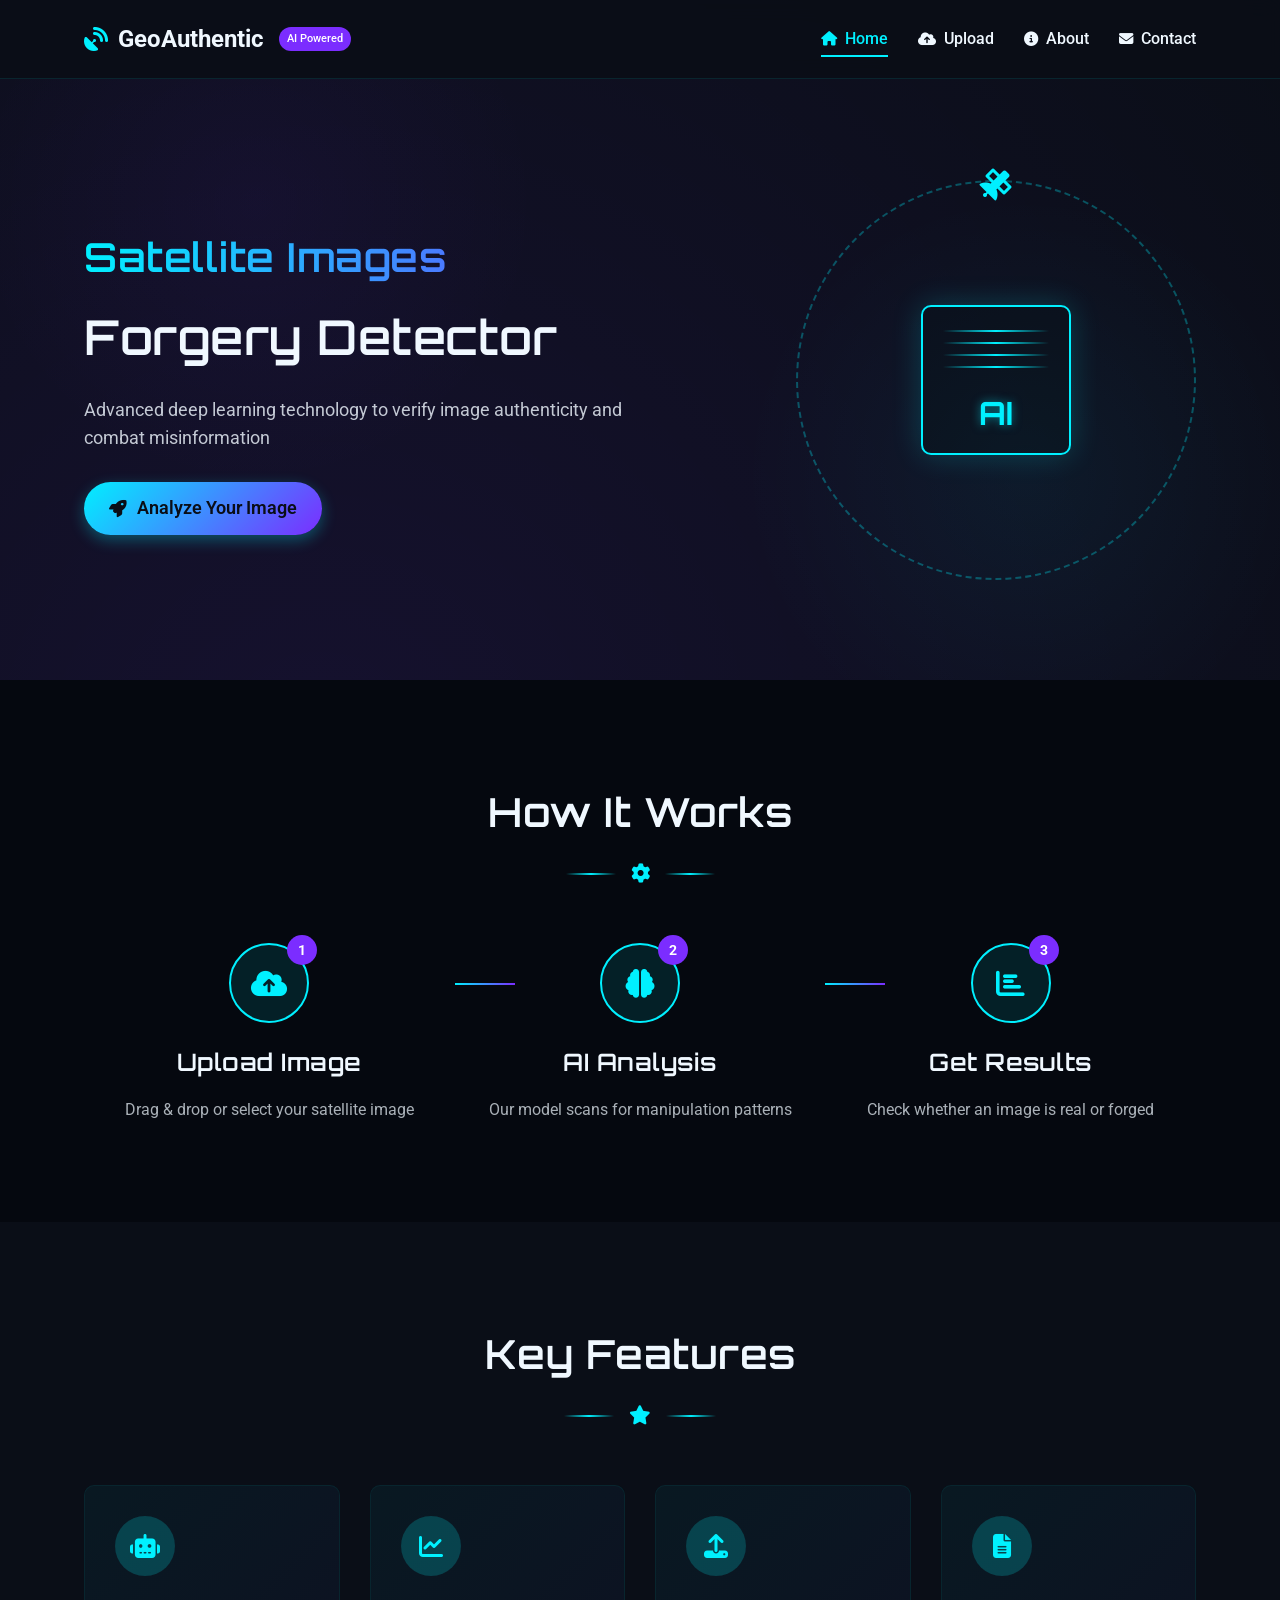
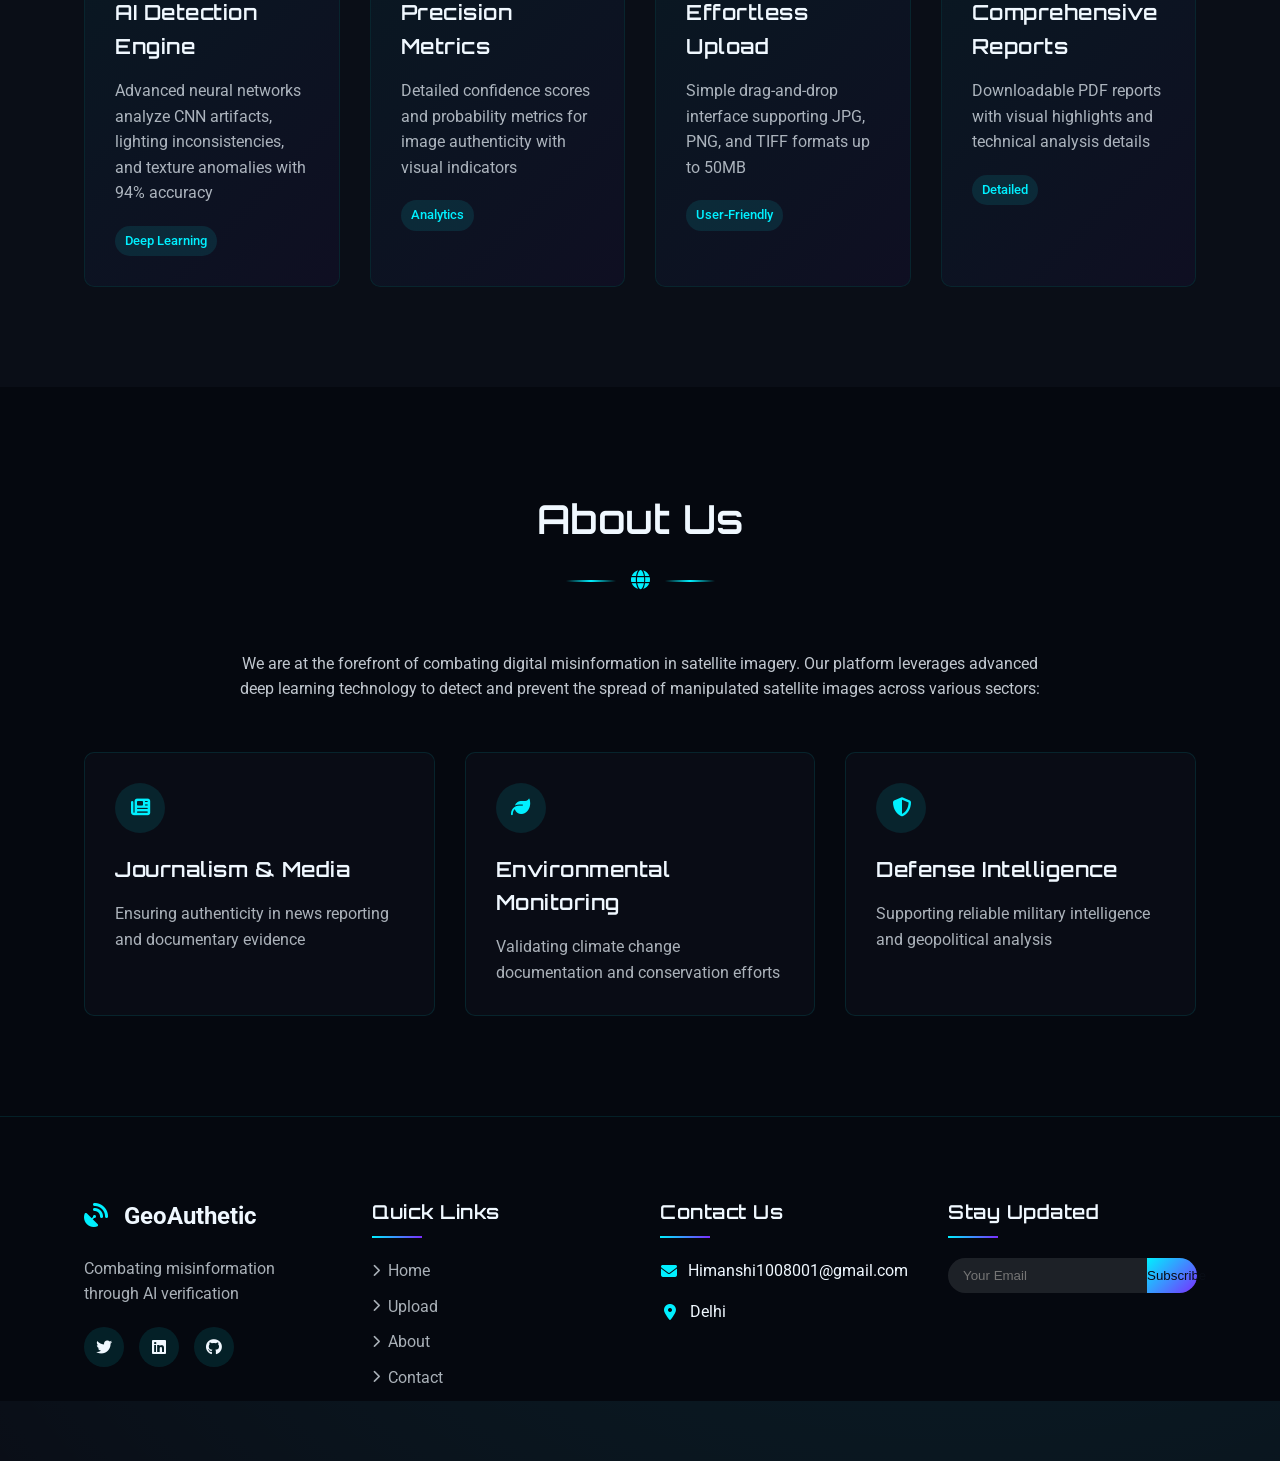
<file: index.html>
<!DOCTYPE html>
<html lang="en">
<head>
  <meta charset="UTF-8">
  <meta name="viewport" content="width=device-width, initial-scale=1.0">
  <title>GeoAuthentic| AI-Powered Satellite Forgery Image Detection</title>

  <!-- Font Awesome Icons -->
  <link rel="stylesheet" href="https://cdnjs.cloudflare.com/ajax/libs/font-awesome/6.4.0/css/all.min.css">

  <!-- Google Fonts -->
  <link rel="preconnect" href="https://fonts.googleapis.com">
  <link rel="preconnect" href="https://fonts.gstatic.com" crossorigin>
  <link href="https://fonts.googleapis.com/css2?family=Orbitron:wght@400;500;600;700&family=Roboto:wght@300;400;500&display=swap" rel="stylesheet">

  <!-- CSS -->
  <link rel="stylesheet" href="assets/css/style.css">

  <!-- Meta Tags -->
  <meta name="theme-color" content="#0a0e17">
  <meta name="color-scheme" content="dark">
  <meta name="description" content="Advanced AI detection for satellite image authenticity">
</head>

<body>
  <!-- Navigation Bar -->
  <nav class="navbar">
    <div class="container">
      <a href="index.html" class="logo">
        <i class="fas fa-satellite-dish"></i> <span class="logo-text">GeoAuthentic</span>
        <span class="ai-badge">AI Powered</span>
      </a>
      <ul class="nav-links">
        <li><a href="index.html" class="active"><i class="fas fa-home"></i> Home</a></li>
        <li><a href="upload.html"><i class="fas fa-cloud-upload-alt"></i> Upload</a></li>
        <li><a href="about.html"><i class="fas fa-info-circle"></i> About</a></li>
        <li><a href="contact.html"><i class="fas fa-envelope"></i> Contact</a></li>
      </ul>
      <div class="hamburger">
        <i class="fas fa-bars"></i>
      </div>
    </div>
  </nav>

  <!-- Hero Section -->
  <section class="hero">
    <div class="container">
      <div class="hero-content">
        <h1>
          <span class="hero-title"> Satellite Images</span>
          <span class="hero-subtitle"> Forgery Detector</span>
        </h1>
        <p class="hero-description">Advanced deep learning technology to verify image authenticity and combat misinformation</p>
        <a href="upload.html" class="cta-button">
          <i class="fas fa-rocket"></i> Analyze Your Image
        </a>
      </div>
      <div class="hero-visual">
        <div class="satellite-orbit">
          <div class="satellite">
            <i class="fas fa-satellite"></i>
          </div>
          <div class="orbit-path"></div>
        </div>
        <div class="ai-chip">
          <div class="chip-lines">
            <div class="line"></div>
            <div class="line"></div>
            <div class="line"></div>
            <div class="line"></div>
          </div>
          <div class="chip-text">AI</div>
        </div>
      </div>
    </div>
    <div class="hero-pattern"></div>
  </section>

  <!-- How It Works Section -->
  <section class="how-it-works">
    <div class="container">
      <div class="section-header">
        <h2>How It Works</h2>
        <div class="section-divider">
          <div class="divider-line"></div>
          <i class="fas fa-cog"></i>
          <div class="divider-line"></div>
        </div>
      </div>
      <div class="steps">
        <div class="step">
          <div class="step-icon">
            <i class="fas fa-cloud-upload-alt"></i>
            <div class="step-number">1</div>
          </div>
          <h3>Upload Image</h3>
          <p>Drag & drop or select your satellite image</p>
          <div class="step-connector"></div>
        </div>
        <div class="step">
          <div class="step-icon">
            <i class="fas fa-brain"></i>
            <div class="step-number">2</div>
          </div>
          <h3>AI Analysis</h3>
          <p>Our model scans for manipulation patterns</p>
          <div class="step-connector"></div>
        </div>
        <div class="step">
          <div class="step-icon">
            <i class="fas fa-chart-bar"></i>
            <div class="step-number">3</div>
          </div>
          <h3>Get Results</h3>
          <p>Check whether an image is real or forged</p> <!-- Corrected "weather" to "whether" -->
        </div>
      </div>
    </div>
  </section>

  <!-- Key Features Section -->
  <section class="features-section">
    <div class="container">
      <div class="section-header">
        <h2>Key Features</h2>
        <div class="section-divider">
          <div class="divider-line"></div>
          <i class="fas fa-star"></i>
          <div class="divider-line"></div>
        </div>
      </div>
      <div class="feature-cards">
        <div class="feature-card">
          <div class="card-icon">
            <i class="fas fa-robot"></i>
            <div class="icon-pulse"></div>
          </div>
          <h3>AI Detection Engine</h3>
          <p>Advanced neural networks analyze CNN artifacts, lighting inconsistencies, and texture anomalies with 94% accuracy</p>
          <div class="tech-tag">Deep Learning</div>
        </div>
        <div class="feature-card">
          <div class="card-icon">
            <i class="fas fa-chart-line"></i>
            <div class="icon-pulse"></div>
          </div>
          <h3>Precision Metrics</h3>
          <p>Detailed confidence scores and probability metrics for image authenticity with visual indicators</p>
          <div class="tech-tag">Analytics</div>
        </div>
        <div class="feature-card">
          <div class="card-icon">
            <i class="fas fa-upload"></i>
            <div class="icon-pulse"></div>
          </div>
          <h3>Effortless Upload</h3>
          <p>Simple drag-and-drop interface supporting JPG, PNG, and TIFF formats up to 50MB</p>
          <div class="tech-tag">User-Friendly</div>
        </div>
        <div class="feature-card">
          <div class="card-icon">
            <i class="fas fa-file-alt"></i>
            <div class="icon-pulse"></div>
          </div>
          <h3>Comprehensive Reports</h3>
          <p>Downloadable PDF reports with visual highlights and technical analysis details</p>
          <div class="tech-tag">Detailed</div>
        </div>
      </div>
    </div>
  </section>

  <!-- About Us Section -->
  <section class="about-section">
    <div class="container">
      <div class="section-header">
        <h2>About Us</h2>
        <div class="section-divider">
          <div class="divider-line"></div>
          <i class="fas fa-globe"></i>
          <div class="divider-line"></div>
        </div>
      </div>
      <p>We are at the forefront of combating digital misinformation in satellite imagery. Our platform leverages advanced deep learning technology to detect and prevent the spread of manipulated satellite images across various sectors:</p>
      <div class="sector-list">
        <div class="sector-item">
          <div class="sector-icon">
            <i class="fas fa-newspaper"></i>
          </div>
          <h3>Journalism & Media</h3>
          <p>Ensuring authenticity in news reporting and documentary evidence</p>
          <div class="sector-wave"></div>
        </div>
        <div class="sector-item">
          <div class="sector-icon">
            <i class="fas fa-leaf"></i>
          </div>
          <h3>Environmental Monitoring</h3>
          <p>Validating climate change documentation and conservation efforts</p>
          <div class="sector-wave"></div>
        </div>
        <div class="sector-item">
          <div class="sector-icon">
            <i class="fas fa-shield-alt"></i>
          </div>
          <h3>Defense Intelligence</h3>
          <p>Supporting reliable military intelligence and geopolitical analysis</p>
          <div class="sector-wave"></div>
        </div>
      </div>
    </div>
  </section>

  <!-- Footer -->
  <footer class="footer">
    <div class="container">
      <div class="footer-content">
        <div class="footer-brand">
          <a href="#" class="logo">
            <i class="fas fa-satellite-dish"></i> GeoAuthetic
          </a>
          <p>Combating misinformation through AI verification</p>
          <div class="footer-social">
            <a href="#"><i class="fab fa-twitter"></i></a>
            <a href="#"><i class="fab fa-linkedin"></i></a>
            <a href="#"><i class="fab fa-github"></i></a>
          </div>
        </div>
        <div class="footer-links">
          <h4>Quick Links</h4>
          <ul>
            <li><a href="index.html"><i class="fas fa-chevron-right"></i> Home</a></li>
            <li><a href="upload.html"><i class="fas fa-chevron-right"></i> Upload</a></li>
            <li><a href="about.html"><i class="fas fa-chevron-right"></i> About</a></li>
            <li><a href="contact.html"><i class="fas fa-chevron-right"></i> Contact</a></li>
          </ul>
        </div>
        <div class="footer-contact">
          <h4>Contact Us</h4>
          <ul>
            <li><i class="fas fa-envelope"></i>Himanshi1008001@gmail.com</li>
            <!-- <li><i class="fas fa-phone"></i> +1 (555) 123-4567</li> -->
            <li><i class="fas fa-map-marker-alt"></i> Delhi</li>
          </ul>
        </div>
        <div class="footer-newsletter">
          <h4>Stay Updated</h4>
          <form>
            <input type="email" placeholder="Your Email">
            <button type="submit">Subscribe</button>
          </form>
        </div>
      </div>
    </div>
  </footer>

</body>
</html>
</file>
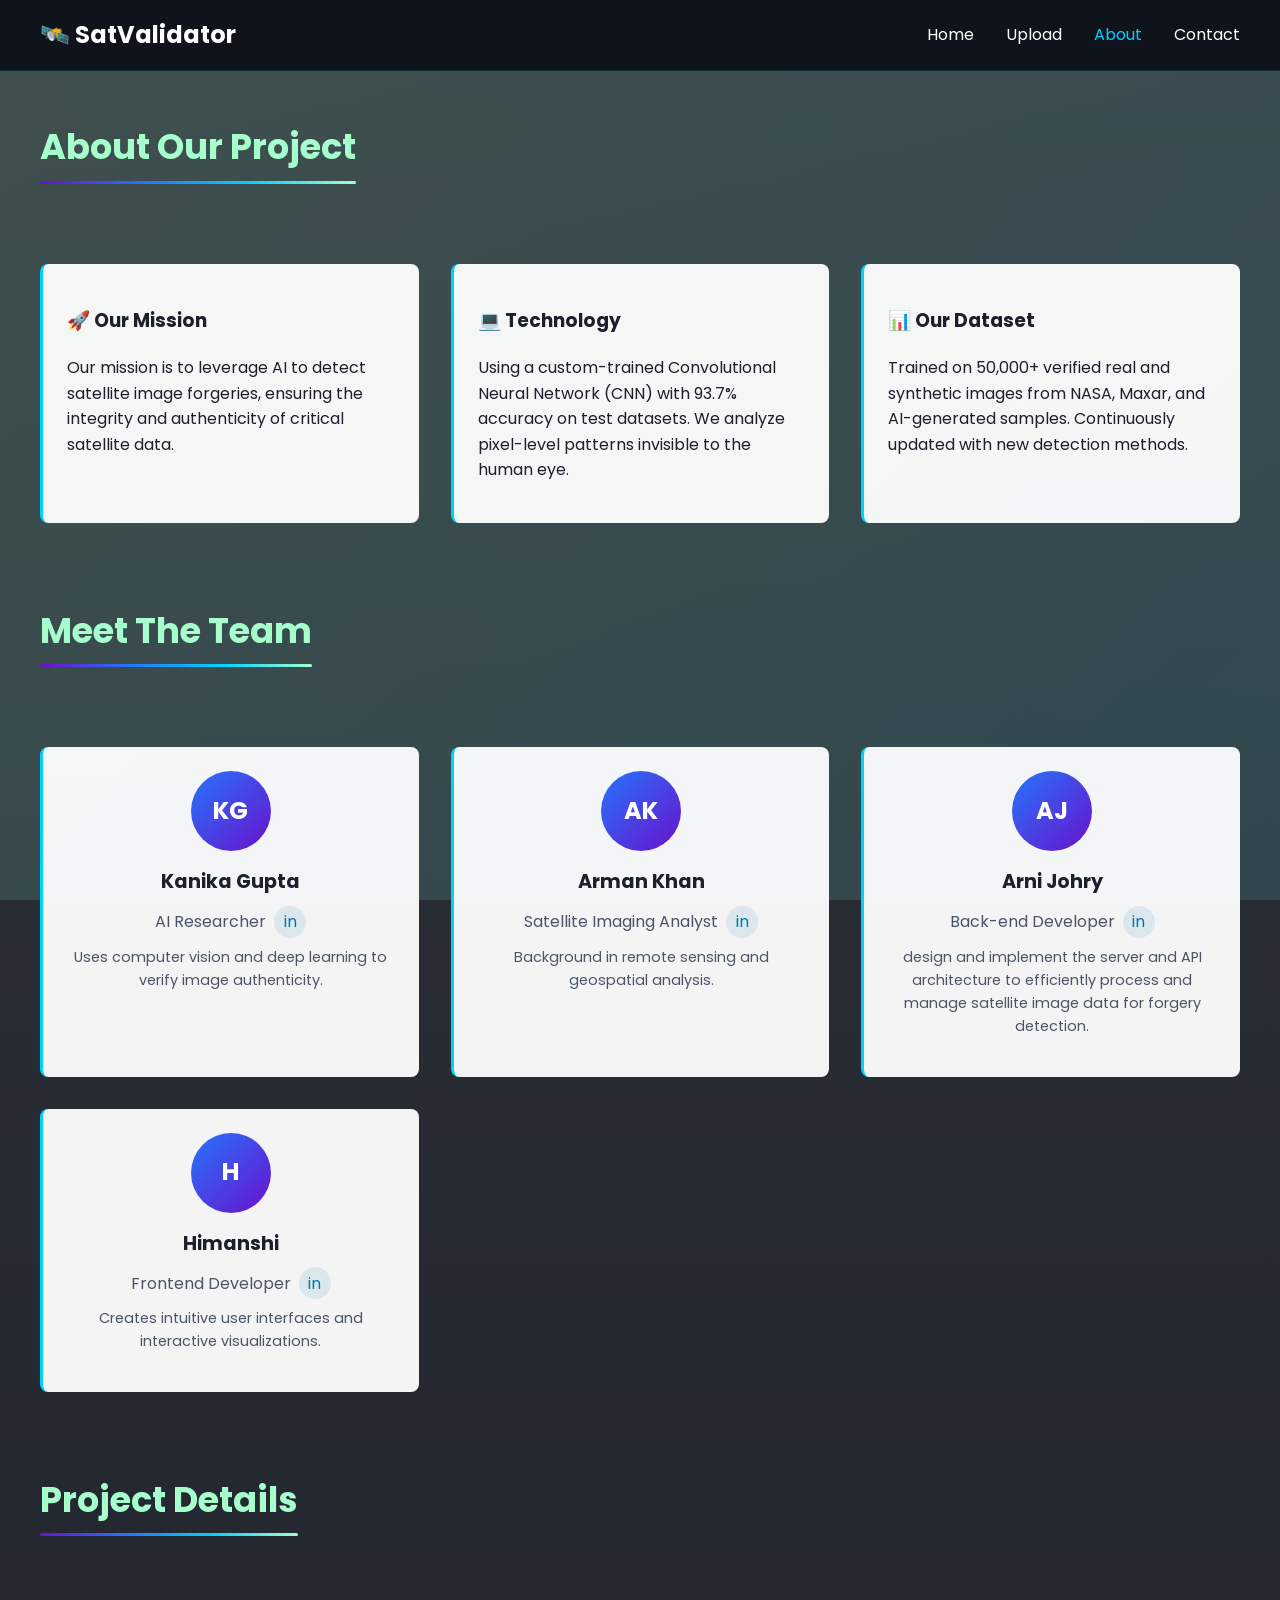
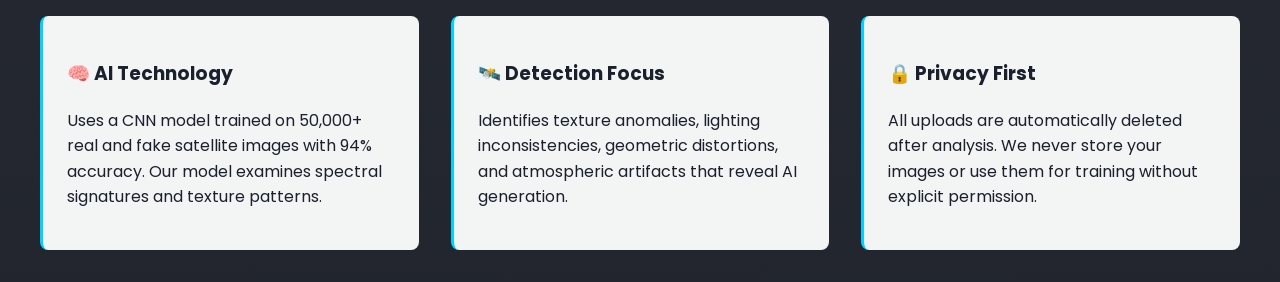
<file: about.html>
<!DOCTYPE html>
<html lang="en">
<head>
  <meta charset="UTF-8">
  <meta name="viewport" content="width=device-width, initial-scale=1.0">
  <title>About Us | Satellite Validator</title>
  <link href="https://fonts.googleapis.com/css2?family=Poppins:wght@400;600;700&display=swap" rel="stylesheet">
  <style>
    :root {
      --aurora-purple: #6a11cb;
      --aurora-blue: #2575fc;
      --aurora-cyan: #00d2ff;
      --aurora-mint: #a5fecb;
      --space-dark: #0a0e17;
      --space-light: #f8fafc;
    }

    body {
      font-family: 'Poppins', sans-serif;
      margin: 0;
      padding: 0;
      background: 
        linear-gradient(rgba(10, 14, 23, 0.85), rgba(10, 14, 23, 0.9)),
        url('https://images.unsplash.com/photo-1462331940025-496dfbfc7564?ixlib=rb-4.0.3&auto=format&fit=crop&w=2100&q=80') no-repeat center center fixed;
      background-size: cover;
      color: var(--space-light);
      min-height: 100vh;
      position: relative;
      line-height: 1.6;
    }

    body::before {
      content: '';
      position: fixed;
      top: 0;
      left: 0;
      width: 100%;
      height: 100%;
      background: linear-gradient(-45deg, 
        rgba(106, 17, 203, 0.15), 
        rgba(37, 117, 252, 0.15), 
        rgba(83, 215, 244, 0.15), 
        rgba(165, 254, 203, 0.15));
      background-size: 400% 400%;
      animation: aurora-bg 15s ease infinite;
      z-index: -1;
    }

    @keyframes aurora-bg {
      0% { background-position: 0% 50%; }
      50% { background-position: 100% 50%; }
      100% { background-position: 0% 50%; }
    }

    .navbar {
      background: rgba(10, 14, 23, 0.9);
      padding: 1rem 0;
      position: sticky;
      top: 0;
      z-index: 100;
      backdrop-filter: blur(5px);
      border-bottom: 1px solid rgba(0, 210, 255, 0.1);
    }

    .container {
      max-width: 1200px;
      margin: 0 auto;
      padding: 0 2rem;
    }

    .nav-content {
      display: flex;
      justify-content: space-between;
      align-items: center;
    }

    .logo {
      color: white;
      text-decoration: none;
      font-size: 1.5rem;
      font-weight: bold;
      display: flex;
      align-items: center;
    }

    .nav-links {
      display: flex;
      gap: 2rem;
      list-style: none;
      margin: 0;
      padding: 0;
    }

    .nav-links a {
      color: white;
      text-decoration: none;
      transition: color 0.3s ease;
    }

    .nav-links a:hover {
      color: var(--aurora-cyan);
    }

    .section-title {
      color: var(--aurora-mint);
      font-size: 2.2rem;
      margin: 3rem 0;
      position: relative;
      display: inline-block;
      padding-bottom: 0.5rem;
    }

    .section-title::after {
      content: '';
      position: absolute;
      bottom: 0;
      left: 0;
      width: 100%;
      height: 3px;
      background: linear-gradient(90deg, 
        var(--aurora-purple),
        var(--aurora-blue),
        var(--aurora-cyan),
        var(--aurora-mint));
      border-radius: 3px;
    }

    .grid {
      display: grid;
      grid-template-columns: repeat(auto-fit, minmax(280px, 1fr));
      gap: 2rem;
      margin: 2rem 0;
    }

    .card {
      background: rgba(255, 255, 255, 0.95);
      border-radius: 8px;
      padding: 1.5rem;
      color: #1a202c;
      border-left: 3px solid var(--aurora-cyan);
      transition: all 0.3s ease;
    }

    .card:hover {
      transform: translateY(-5px);
      border-left-color: var(--aurora-mint);
      box-shadow: 0 10px 25px rgba(0, 210, 255, 0.3);
    }

    .team-member {
      text-align: center;
    }

    .member-photo {
      width: 80px;
      height: 80px;
      border-radius: 50%;
      background: linear-gradient(135deg, var(--aurora-blue), var(--aurora-purple));
      color: white;
      display: flex;
      align-items: center;
      justify-content: center;
      font-size: 1.5rem;
      font-weight: bold;
      margin: 0 auto 1rem;
    }

    .member-info {
      margin-top: 1rem;
    }

    .member-name {
      font-size: 1.2rem;
      font-weight: bold;
      margin: 0;
    }

    .member-role {
      color: #4a5568;
      margin: 0.5rem 0;
      display: flex;
      align-items: center;
      justify-content: center;
      gap: 0.5rem;
    }

    .linkedin-link {
      color: #0077b5;
      background: rgba(0, 119, 181, 0.1);
      border-radius: 50%;
      width: 32px;
      height: 32px;
      display: inline-flex;
      align-items: center;
      justify-content: center;
      transition: all 0.3s ease;
      text-decoration: none;
    }

    .linkedin-link:hover {
      background: rgba(0, 119, 181, 0.2);
      transform: scale(1.1);
    }

    .member-bio {
      color: #4a5568;
      font-size: 0.9rem;
      margin-top: 0.5rem;
    }

    @media (max-width: 768px) {
      .nav-content {
        flex-direction: column;
        gap: 1rem;
      }

      .nav-links {
        flex-wrap: wrap;
        justify-content: center;
      }

      .section-title {
        font-size: 1.8rem;
      }
    }
  </style>
</head>
<body>
  <nav class="navbar">
    <div class="container nav-content">
      <a href="index.html" class="logo">
        🛰️ SatValidator
      </a>
      <ul class="nav-links">
        <li><a href="index.html">Home</a></li>
        <li><a href="upload.html">Upload</a></li>
        <li><a href="about.html" style="color: var(--aurora-cyan);">About</a></li>
        <li><a href="contact.html">Contact</a></li>
      </ul>
    </div>
  </nav>

  <div class="container">
    <h2 class="section-title">About Our Project</h2>
    <div class="grid">
      <div class="card">
        <h3>🚀 Our Mission</h3>
        <p> Our mission is to leverage AI to detect satellite image forgeries, ensuring the integrity and authenticity of critical satellite data.</p>
      </div>
      <div class="card">
        <h3>💻 Technology</h3>
        <p>Using a custom-trained Convolutional Neural Network (CNN) with 93.7% accuracy on test datasets. We analyze pixel-level patterns invisible to the human eye.</p>
      </div>
      <div class="card">
        <h3>📊 Our Dataset</h3>
        <p>Trained on 50,000+ verified real and synthetic images from NASA, Maxar, and AI-generated samples. Continuously updated with new detection methods.</p>
      </div>
    </div>

    <h2 class="section-title">Meet The Team</h2>
    <div class="grid">
      <div class="card team-member">
        <div class="member-photo">KG</div>
        <div class="member-info">
          <h4 class="member-name">Kanika Gupta</h4>
          <p class="member-role">
            AI Researcher
            <a href="https://www.linkedin.com/in/kanika-gupta-384366325/" target="_blank" rel="noopener noreferrer" class="linkedin-link">in</a>
          </p>
          <p class="member-bio">Uses computer vision and deep learning to verify image authenticity.</p>
        </div>
      </div>

      <div class="card team-member">
        <div class="member-photo">AK</div>
        <div class="member-info">
          <h4 class="member-name">Arman Khan</h4>
          <p class="member-role">
            Satellite Imaging Analyst
            <a href="https://www.linkedin.com/in/arman-khan-946241294/" target="_blank" rel="noopener noreferrer" class="linkedin-link">in</a>
          </p>
          <p class="member-bio">Background in remote sensing and geospatial analysis.</p>
        </div>
      </div>

      <div class="card team-member">
        <div class="member-photo">AJ</div>
        <div class="member-info">
          <h4 class="member-name">Arni Johry</h4>
          <p class="member-role">
            Back-end Developer
            <a href="https://www.linkedin.com/in/arni-johry-a975a32a2/" target="_blank" rel="noopener noreferrer" class="linkedin-link">in</a>
          </p>
          <p class="member-bio">design and implement the server and API architecture to efficiently process and manage satellite image data for forgery detection.</p>
        </div>
      </div>

      <div class="card team-member">
        <div class="member-photo">H</div>
        <div class="member-info">
          <h4 class="member-name">Himanshi</h4>
          <p class="member-role">
            Frontend Developer
            <a href="https://www.linkedin.com/in/himanshi-535b82293/" target="_blank" rel="noopener noreferrer" class="linkedin-link">in</a>
          </p>
          <p class="member-bio">Creates intuitive user interfaces and interactive visualizations.</p>
        </div>
      </div>
    </div>

    <h2 class="section-title">Project Details</h2>
    <div class="grid">
      <div class="card">
        <h3>🧠 AI Technology</h3>
        <p>Uses a CNN model trained on 50,000+ real and fake satellite images with 94% accuracy. Our model examines spectral signatures and texture patterns.</p>
      </div>
      <div class="card">
        <h3>🛰️ Detection Focus</h3>
        <p>Identifies texture anomalies, lighting inconsistencies, geometric distortions, and atmospheric artifacts that reveal AI generation.</p>
      </div>
      <div class="card">
        <h3>🔒 Privacy First</h3>
        <p>All uploads are automatically deleted after analysis. We never store your images or use them for training without explicit permission.</p>
      </div>
    </div>
  </div>

  <script>
    document.querySelectorAll('.card').forEach(card => {
      card.addEventListener('mouseenter', () => {
        card.style.transform = 'translateY(-5px)';
        card.style.boxShadow = '0 10px 25px rgba(0, 210, 255, 0.3)';
      });
      
      card.addEventListener('mouseleave', () => {
        card.style.transform = 'translateY(0)';
        card.style.boxShadow = 'none';
      });
    });

    document.querySelectorAll('.linkedin-link').forEach(link => {
      link.addEventListener('mouseenter', () => {
        link.style.transform = 'scale(1.1)';
      });
      
      link.addEventListener('mouseleave', () => {
        link.style.transform = 'scale(1)';
      });
    });
  </script>
</body>
</html>
</file>
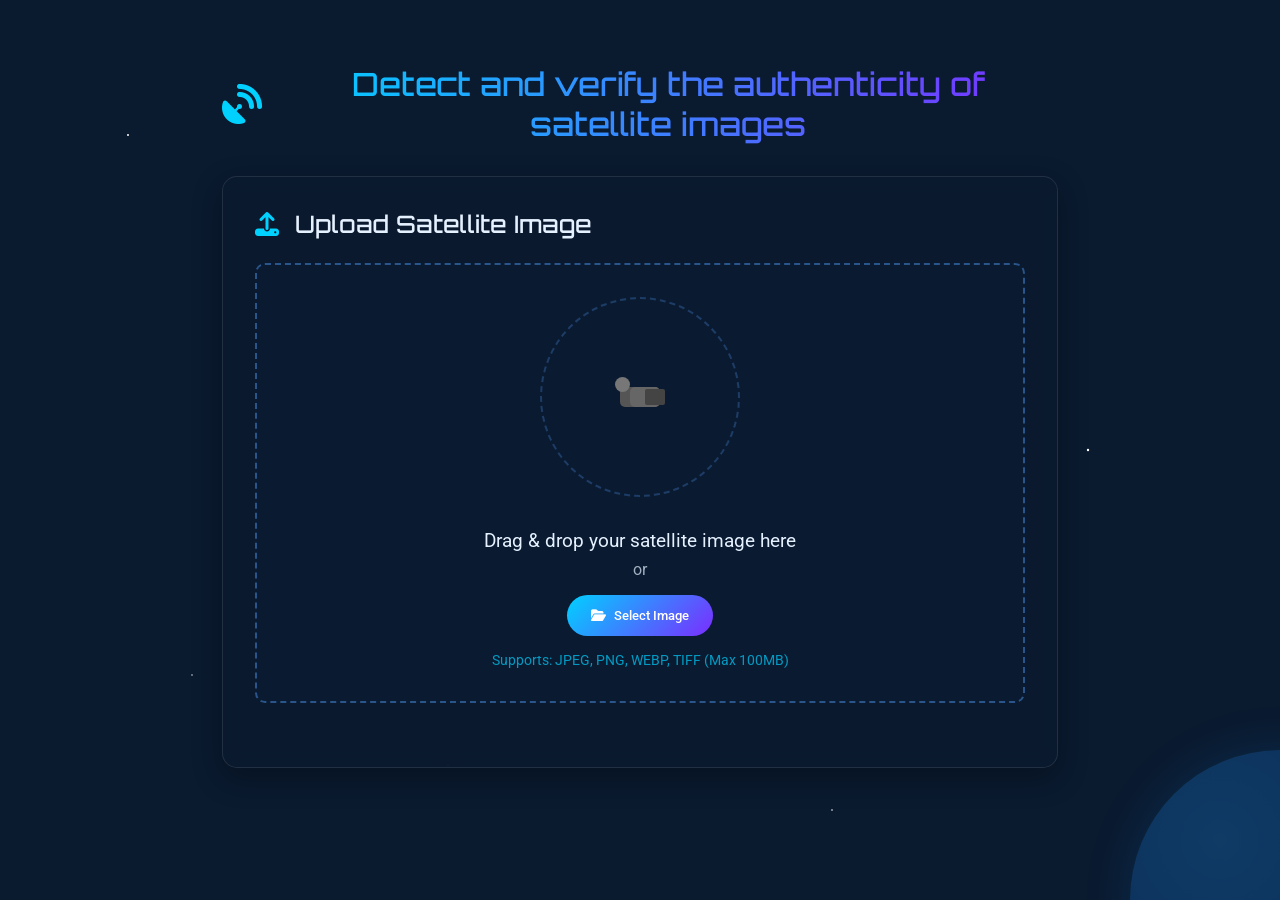
<file: result.html>
<!DOCTYPE html>
<html lang="en">
<head>
    <meta charset="UTF-8">
    <meta name="viewport" content="width=device-width, initial-scale=1.0">
    <title>Results | Satellite Image Authenticator</title>
    <!-- Font Awesome -->
    <link rel="stylesheet" href="https://cdnjs.cloudflare.com/ajax/libs/font-awesome/6.4.0/css/all.min.css">
    <!-- Google Fonts -->
    <link href="https://fonts.googleapis.com/css2?family=Orbitron:wght@400;500;700&family=Roboto:wght@300;400;500&display=swap" rel="stylesheet">
    <!-- CSS -->
    <link rel="stylesheet" href="assets/css/result.css">
</head>
<body>
    <div class="space-background">
        <div class="stars"></div>
        <div class="twinkling"></div>
        <div class="earth-view"></div>
    </div>
    
    <div class="satellite-container">
        <div class="satellite-header">
            <div class="logo">
                <i class="fas fa-satellite-dish"></i>
                <h1>Analysis Results</h1>
            </div>
            <div class="result-meta">
                <p><i class="fas fa-clock"></i> Analyzed: <span id="analysisTime">Just now</span></p>
                <p><i class="fas fa-database"></i> Model: <span id="modelVersion">v2.4.1</span></p>
            </div>
        </div>
        
        <div class="result-grid">
            <div class="image-section">
                <div class="result-card">
                    <div class="card-header">
                        <i class="fas fa-image"></i>
                        <h2>Original Image</h2>
                    </div>
                    <div class="image-container">
                        <img id="originalImage" alt="Original Image">
                        <div class="image-tools">
                            <button class="btn btn-tech" id="zoomInBtn">
                                <i class="fas fa-search-plus"></i>
                            </button>
                            <button class="btn btn-tech" id="zoomOutBtn">
                                <i class="fas fa-search-minus"></i>
                            </button>
                            <button class="btn btn-tech" id="fullscreenBtn">
                                <i class="fas fa-expand"></i>
                            </button>
                        </div>
                    </div>
                </div>
                
                <div class="result-card">
                    <div class="card-header">
                        <i class="fas fa-map-marked-alt"></i>
                        <h2>Manipulation Detection</h2>
                    </div>
                    <div class="image-container">
                        <img id="heatmapImage" alt="Manipulation Heatmap">
                        <div class="heatmap-legend">
                            <div class="legend-scale">
                                <span>Low Risk</span>
                                <div class="gradient-bar"></div>
                                <span>High Risk</span>
                            </div>
                        </div>
                    </div>
                </div>
            </div>
            
            <div class="analysis-section">
                <div class="result-card authenticity-card">
                    <div class="card-header">
                        <i class="fas fa-shield-alt"></i>
                        <h2>Forgery Detection Result</h2>
                    </div>
                    <div class="authenticity-content">
                        <div class="verdict-banner" id="verdictBanner">
                            <div class="verdict-icon">
                                <i class="fas fa-check-circle"></i>
                            </div>
                            <div class="verdict-text">
                                <h3>Authentic Satellite Image</h3>
                                <p>High confidence (87%) of being unaltered</p>
                            </div>
                        </div>
                        
                        <div class="manipulation-indicators">
                            <div class="indicator">
                                <div class="indicator-label">
                                    <i class="fas fa-exclamation-triangle"></i>
                                    <span>Anomaly Severity</span>
                                </div>
                                <div class="indicator-value" id="anomalySeverity">Medium</div>
                            </div>
                            
                            <div class="indicator">
                                <div class="indicator-label">
                                    <i class="fas fa-robot"></i>
                                    <span>Model Confidence</span>
                                </div>
                                <div class="indicator-value" id="modelConfidence">87%</div>
                            </div>
                            
                            <div class="indicator">
                                <div class="indicator-label">
                                    <i class="fas fa-layer-group"></i>
                                    <span>Layers Analyzed</span>
                                </div>
                                <div class="indicator-value" id="layersAnalyzed">12</div>
                            </div>
                        </div>
                    </div>
                </div>
                
                <div class="result-card findings-card">
                    <div class="card-header">
                        <i class="fas fa-search"></i>
                        <h2>Key Findings</h2>
                    </div>
                    <div class="findings-content" id="findingsContent">
                        <div class="finding-category">
                            <h4><i class="fas fa-landmark"></i> Structural Anomalies</h4>
                            <ul>
                                <li>Inconsistent building shadows in northwest quadrant</li>
                                <li>Pixel misalignment along river edges</li>
                                <li>Unnatural road curvature patterns</li>
                            </ul>
                        </div>
                        
                        <div class="finding-category">
                            <h4><i class="fas fa-cloud"></i> Environmental Inconsistencies</h4>
                            <ul>
                                <li>Cloud patterns don't match weather records</li>
                                <li>Vegetation color variance exceeds normal range</li>
                                <li>Water reflection angles are inconsistent</li>
                            </ul>
                        </div>
                    </div>
                </div>
                
                <div class="result-card technical-card">
                    <div class="card-header">
                        <i class="fas fa-microscope"></i>
                        <h2>Technical Details</h2>
                    </div>
                    <div class="technical-content">
                        <div class="tech-metric">
                            <div class="metric-header">
                                <i class="fas fa-project-diagram"></i>
                                <h4>Model Performance</h4>
                            </div>
                            <div class="metric-data">
                                <div class="data-item">
                                    <span>Detection Threshold</span>
                                    <span id="detectionThreshold">0.82</span>
                                </div>
                                <div class="data-item">
                                    <span>False Positive Rate</span>
                                    <span id="falsePositiveRate">3.2%</span>
                                </div>
                                <div class="data-item">
                                    <span>Processing Time</span>
                                    <span id="totalProcessingTime">2.4s</span>
                                </div>
                            </div>
                        </div>
                        
                        <div class="tech-metric">
                            <div class="metric-header">
                                <i class="fas fa-satellite"></i>
                                <h4>Image Metadata</h4>
                            </div>
                            <div class="metric-data">
                                <div class="data-item">
                                    <span>Resolution</span>
                                    <span id="imageResolution">0.5m/pixel</span>
                                </div>
                                <div class="data-item">
                                    <span>Source</span>
                                    <span id="imageSource">Sentinel-2</span>
                                </div>
                                <div class="data-item">
                                    <span>Capture Date</span>
                                    <span id="captureDate">2023-11-15</span>
                                </div>
                            </div>
                        </div>
                    </div>
                </div>
            </div>
        </div>
        
        <div class="action-buttons">
            <button class="btn btn-tech" id="newAnalysisBtn">
                <i class="fas fa-redo"></i> Analyze Another Image
            </button>
            <button class="btn btn-tech" id="downloadReportBtn">
                <i class="fas fa-file-pdf"></i> Download Full Report
            </button>
            <button class="btn btn-tech" id="expertModeBtn">
                <i class="fas fa-user-ninja"></i> Expert Mode
            </button>
        </div>
        
        <div class="tech-footer">
            <p>Analysis performed by the Satellite Image Authenticator system, fine-tuned on the <span>Sentinel-2</span> dataset.</p>
            <p>Anomaly threshold: <span id="anomalyThreshold">0.82</span> • Confidence interval: <span id="confidenceInterval">95%</span></p>
        </div>
    </div>

    <!-- JavaScript -->
    <script src="assets/js/result.js"></script>
</body>
</html>
</file>
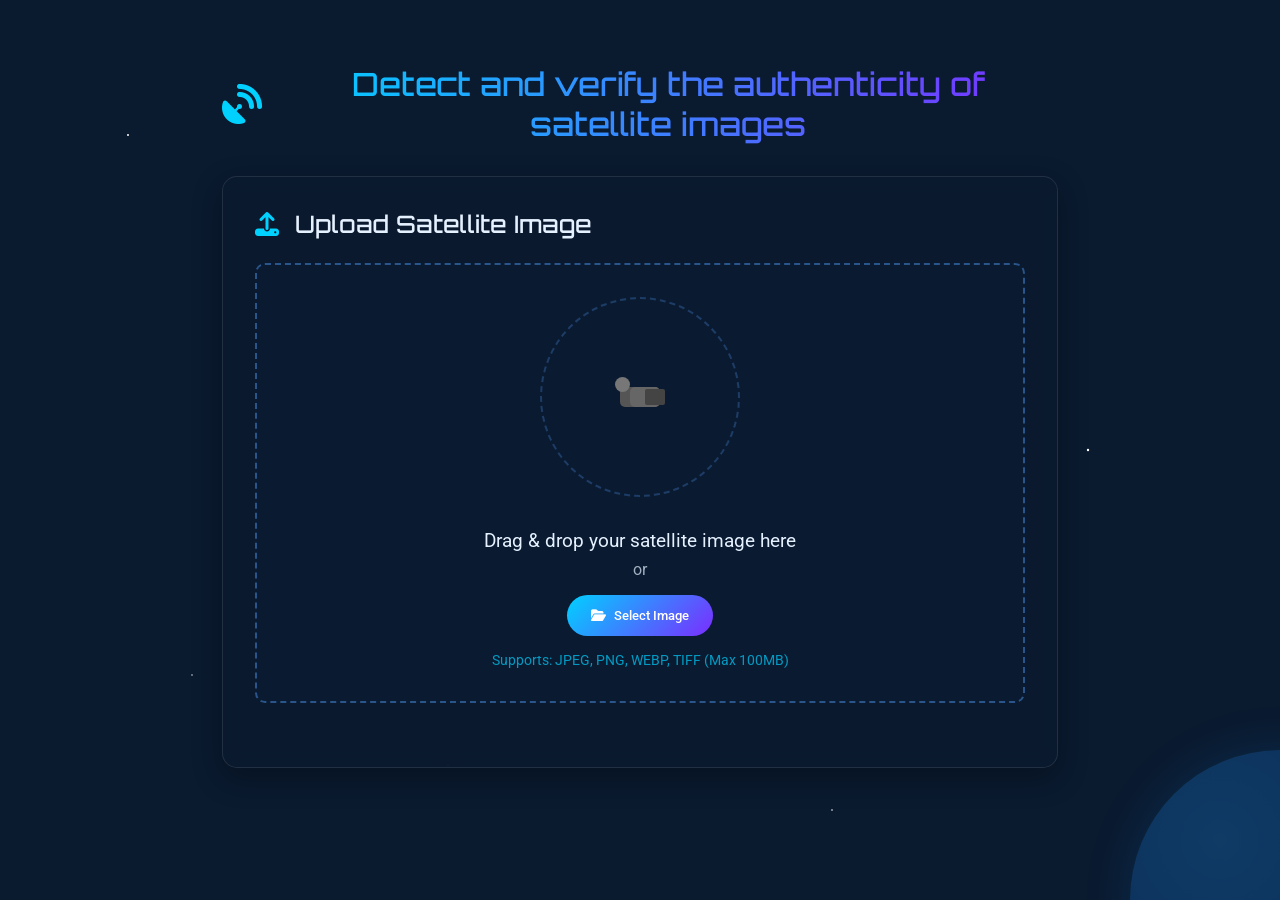
<file: upload.html>
<!DOCTYPE html>
<html lang="en">
<head>
    <meta charset="UTF-8">
    <meta name="viewport" content="width=device-width, initial-scale=1.0">
    <title>Upload | Satellite Image Authenticator</title>
    <!-- Font Awesome -->
    <link rel="stylesheet" href="https://cdnjs.cloudflare.com/ajax/libs/font-awesome/6.4.0/css/all.min.css">
    <!-- Google Fonts -->
    <link href="https://fonts.googleapis.com/css2?family=Orbitron:wght@400;500;700&family=Roboto:wght@300;400;500&display=swap" rel="stylesheet">
    <!-- CSS -->
    <link rel="stylesheet" href="assets/css/upload.css">
</head>
<body>
    <div class="space-background">
        <div class="stars"></div>
        <div class="twinkling"></div>
        <div class="earth"></div>
    </div>

    <div class="satellite-container">
        <div class="satellite-header">
            <div class="logo">
                <i class="fas fa-satellite-dish"></i>
                <h1>Detect and verify the authenticity of satellite images</h1>
            </div>
       
        </div>

        <div class="upload-card">
            <div class="card-header">
                <i class="fas fa-upload"></i>
                <h2>Upload Satellite Image</h2>
            </div>

            <div id="dropZone">
                <div class="upload-content" id="uploadContent">
                    <div class="satellite-animation">
                        <div class="satellite">
                            <div class="dish"></div>
                            <div class="body"></div>
                            <div class="solar-panel"></div>
                        </div>
                        <div class="orbit"></div>
                    </div>
                    <p class="upload-text">Drag & drop your satellite image here</p>
                    <p class="or-text">or</p>
                    <button class="btn btn-tech" id="browseBtn">
                        <i class="fas fa-folder-open"></i> Select Image
                    </button>
                    <p class="file-info">Supports: JPEG, PNG, WEBP, TIFF (Max 100MB)</p>
                </div>

                <div class="image-preview" id="imagePreview" style="display: none;">
                    <img id="previewImage" alt="Preview">
                    <div class="preview-overlay">
                        <button class="btn btn-analyze" id="analyzeBtn">
                            <i class="fas fa-rocket"></i> Analyze Image
                        </button>
                        <button class="btn btn-clear" id="clearBtn">
                            <i class="fas fa-trash-alt"></i> Clear
                        </button>
                    </div>
                </div>

                <input type="file" id="fileInput" accept="image/*" hidden>
            </div>

         

        </div>

     
    </div>

   
    <div class="loading-modal" id="loadingModal" style="display: none;">
        <div class="loading-content">
            <div class="scanning-animation">
                <div class="radar">
                    <div class="radar-screen">
                        <div class="sweep"></div>
                        <div class="blip blip-1"></div>
                        <div class="blip blip-2"></div>
                        <div class="blip blip-3"></div>
                    </div>
                </div>
            </div>
            <h3>Analyzing Satellite Image</h3>
            <p class="loading-text">Scanning for manipulations...</p>
            <div class="progress-bar">
                <div class="progress-fill" id="progressFill"></div>
            </div>
            <div class="tech-specs">
                <div class="spec">
                    <i class="fas fa-microchip"></i>
                    <span>Running EfficientNet model...</span>
                </div>
                <div class="spec">
                    <i class="fas fa-project-diagram"></i>
                    <span>Initializing autoencoder...</span>
                </div>
            </div>
        </div>
    </div>

    <!-- JavaScript -->
    <script src="assets/js/upload.js"></script>

    <!-- Alert Container -->
    <div id="alertContainer"></div>

</body>
</html>
</file>
<file: assets/css/style.css>
/* Base Styles */
:root {
  --primary-color: #00f0ff;
  --secondary-color: #7b2dff;
  --dark-color: #0a0e17;
  --darker-color: #05080f;
  --light-color: #f0f8ff;
  --success-color: #2ecc71;
  --warning-color: #f39c12;
  --danger-color: #e74c3c;
  --card-bg: rgba(10, 14, 23, 0.8);
}

* {
  margin: 0;
  padding: 0;
  box-sizing: border-box;
}

body {
  font-family: 'Roboto', sans-serif;
  background-color: var(--dark-color);
  color: var(--light-color);
  line-height: 1.6;
  overflow-x: hidden;
  background-image: 
      radial-gradient(circle at 25% 25%, rgba(123, 45, 255, 0.1) 0%, transparent 50%),
      radial-gradient(circle at 75% 75%, rgba(0, 240, 255, 0.1) 0%, transparent 50%);
}

h1, h2, h3, h4, h5, h6 {
  font-family: 'Orbitron', sans-serif;
  font-weight: 600;
  letter-spacing: 0.5px;
}

a {
  text-decoration: none;
  color: var(--primary-color);
  transition: all 0.3s ease;
}

.container {
  width: 90%;
  max-width: 1200px;
  margin: 0 auto;
  padding: 0 20px;
}

/* Navigation */
.navbar {
  background-color: rgba(10, 14, 23, 0.9);
  backdrop-filter: blur(10px);
  padding: 20px 0;
  position: fixed;
  width: 100%;
  top: 0;
  z-index: 1000;
  border-bottom: 1px solid rgba(0, 240, 255, 0.1);
}

.navbar .container {
  display: flex;
  justify-content: space-between;
  align-items: center;
}

.logo {
  display: flex;
  align-items: center;
  font-size: 1.5rem;
  font-weight: 700;
  color: var(--light-color);
}

.logo i {
  margin-right: 10px;
  color: var(--primary-color);
}

.logo-text {
  margin-right: 10px;
}

.ai-badge {
  background-color: var(--secondary-color);
  color: white;
  font-size: 0.7rem;
  padding: 3px 8px;
  border-radius: 20px;
  font-weight: 500;
  margin-left: 5px;
}

.nav-links {
  display: flex;
  list-style: none;
}

.nav-links li {
  margin-left: 30px;
}

.nav-links a {
  color: var(--light-color);
  font-weight: 500;
  display: flex;
  align-items: center;
}

.nav-links a i {
  margin-right: 8px;
  font-size: 0.9rem;
}

.nav-links a:hover {
  color: var(--primary-color);
}

.nav-links .active {
  color: var(--primary-color);
  position: relative;
}

.nav-links .active::after {
  content: '';
  position: absolute;
  bottom: -5px;
  left: 0;
  width: 100%;
  height: 2px;
  background-color: var(--primary-color);
  animation: pulse 2s infinite;
}

.hamburger {
  display: none;
  font-size: 1.5rem;
  cursor: pointer;
}

/* Hero Section */
.hero {
  padding: 180px 0 100px;
  position: relative;
  overflow: hidden;
}

.hero .container {
  display: flex;
  justify-content: space-between;
  align-items: center;
}

.hero-content {
  flex: 1;
  max-width: 600px;
  position: relative;
  z-index: 2;
}

.hero-title {
  display: block;
  font-size: 2.5rem;
  margin-bottom: 10px;
  background: linear-gradient(90deg, var(--primary-color), var(--secondary-color));
  -webkit-background-clip: text;
  background-clip: text;
  color: transparent;
  animation: textGlow 3s ease-in-out infinite alternate;
}

.hero-subtitle {
  display: block;
  font-size: 3rem;
  margin-bottom: 20px;
  color: var(--light-color);
}

.hero-description {
  font-size: 1.1rem;
  margin-bottom: 30px;
  color: rgba(240, 248, 255, 0.8);
}

.cta-button {
  display: inline-flex;
  align-items: center;
  background: linear-gradient(135deg, var(--primary-color), var(--secondary-color));
  color: var(--dark-color);
  padding: 12px 25px;
  border-radius: 30px;
  font-weight: 600;
  font-size: 1.1rem;
  transition: all 0.3s ease;
  box-shadow: 0 5px 15px rgba(0, 240, 255, 0.3);
}

.cta-button i {
  margin-right: 10px;
}

.cta-button:hover {
  transform: translateY(-3px);
  box-shadow: 0 8px 20px rgba(0, 240, 255, 0.4);
}

.hero-visual {
  position: relative;
  width: 400px;
  height: 400px;
}

.satellite-orbit {
  position: absolute;
  width: 100%;
  height: 100%;
  top: 0;
  left: 0;
}

.orbit-path {
  position: absolute;
  width: 100%;
  height: 100%;
  border: 2px dashed rgba(0, 240, 255, 0.3);
  border-radius: 50%;
  animation: orbit 20s linear infinite;
}

.satellite {
  position: absolute;
  top: -20px;
  left: 50%;
  transform: translateX(-50%);
  font-size: 2rem;
  color: var(--primary-color);
  animation: satelliteOrbit 20s linear infinite;
}

.ai-chip {
  position: absolute;
  top: 50%;
  left: 50%;
  transform: translate(-50%, -50%);
  width: 150px;
  height: 150px;
  background: rgba(10, 14, 23, 0.7);
  border: 2px solid var(--primary-color);
  border-radius: 10px;
  display: flex;
  flex-direction: column;
  justify-content: center;
  align-items: center;
  box-shadow: 0 0 30px rgba(0, 240, 255, 0.2);
}

.chip-lines {
  width: 100%;
  padding: 0 20px;
}

.chip-lines .line {
  height: 2px;
  background: linear-gradient(90deg, transparent, var(--primary-color), transparent);
  margin: 10px 0;
}

.chip-text {
  font-family: 'Orbitron', sans-serif;
  font-size: 2rem;
  font-weight: 700;
  color: var(--primary-color);
  margin-top: 10px;
  text-shadow: 0 0 10px rgba(0, 240, 255, 0.5);
}

.hero-pattern {
  position: absolute;
  top: 0;
  left: 0;
  width: 100%;
  height: 100%;
  background-image: 
      radial-gradient(circle at 20% 30%, rgba(123, 45, 255, 0.05) 0%, transparent 25%),
      radial-gradient(circle at 80% 70%, rgba(0, 240, 255, 0.05) 0%, transparent 25%);
  z-index: 1;
}

/* Section Styling */
.section-header {
  text-align: center;
  margin-bottom: 60px;
}

.section-header h2 {
  font-size: 2.5rem;
  margin-bottom: 20px;
  color: var(--light-color);
}

.section-divider {
  display: flex;
  align-items: center;
  justify-content: center;
}

.divider-line {
  width: 50px;
  height: 2px;
  background: linear-gradient(90deg, transparent, var(--primary-color), transparent);
}

.section-divider i {
  margin: 0 15px;
  color: var(--primary-color);
  font-size: 1.2rem;
}

/* How It Works */
.how-it-works {
  padding: 100px 0;
  background-color: var(--darker-color);
  position: relative;
  overflow: hidden;
}

.steps {
  display: flex;
  justify-content: space-between;
  position: relative;
}

.step {
  flex: 1;
  text-align: center;
  padding: 0 20px;
  position: relative;
}

.step-icon {
  width: 80px;
  height: 80px;
  margin: 0 auto 20px;
  background: rgba(0, 240, 255, 0.1);
  border-radius: 50%;
  display: flex;
  align-items: center;
  justify-content: center;
  position: relative;
  border: 2px solid var(--primary-color);
}

.step-icon i {
  font-size: 1.8rem;
  color: var(--primary-color);
}

.step-number {
  position: absolute;
  top: -10px;
  right: -10px;
  width: 30px;
  height: 30px;
  background-color: var(--secondary-color);
  color: white;
  border-radius: 50%;
  display: flex;
  align-items: center;
  justify-content: center;
  font-weight: 700;
  font-size: 0.9rem;
}

.step h3 {
  font-size: 1.5rem;
  margin-bottom: 15px;
  color: var(--light-color);
}

.step p {
  color: rgba(240, 248, 255, 0.7);
}

.step-connector {
  position: absolute;
  top: 40px;
  right: -60px;
  width: 60px;
  height: 2px;
  background: linear-gradient(90deg, var(--primary-color), var(--secondary-color));
}

/* Features Section */
.features-section {
  padding: 100px 0;
  background-color: var(--dark-color);
}

.feature-cards {
  display: grid;
  grid-template-columns: repeat(auto-fit, minmax(250px, 1fr));
  gap: 30px;
}

.feature-card {
  background: var(--card-bg);
  border-radius: 10px;
  padding: 30px;
  transition: all 0.3s ease;
  position: relative;
  overflow: hidden;
  border: 1px solid rgba(0, 240, 255, 0.1);
  backdrop-filter: blur(5px);
}

.feature-card::before {
  content: '';
  position: absolute;
  top: 0;
  left: 0;
  width: 100%;
  height: 100%;
  background: linear-gradient(135deg, rgba(0, 240, 255, 0.05), rgba(123, 45, 255, 0.05));
  z-index: -1;
}

.feature-card:hover {
  transform: translateY(-10px);
  box-shadow: 0 10px 30px rgba(0, 240, 255, 0.1);
  border-color: rgba(0, 240, 255, 0.3);
}

.card-icon {
  width: 60px;
  height: 60px;
  background: rgba(0, 240, 255, 0.1);
  border-radius: 50%;
  display: flex;
  align-items: center;
  justify-content: center;
  margin-bottom: 20px;
  position: relative;
}

.card-icon i {
  font-size: 1.5rem;
  color: var(--primary-color);
}

.icon-pulse {
  position: absolute;
  width: 100%;
  height: 100%;
  border-radius: 50%;
  background: rgba(0, 240, 255, 0.1);
  animation: pulse 2s infinite;
}

.feature-card h3 {
  font-size: 1.3rem;
  margin-bottom: 15px;
  color: var(--light-color);
}

.feature-card p {
  color: rgba(240, 248, 255, 0.7);
  margin-bottom: 20px;
}

.tech-tag {
  display: inline-block;
  background: rgba(0, 240, 255, 0.1);
  color: var(--primary-color);
  padding: 5px 10px;
  border-radius: 20px;
  font-size: 0.8rem;
  font-weight: 500;
}

/* About Section */
.about-section {
  padding: 100px 0;
  background-color: var(--darker-color);
}

.about-section p {
  max-width: 800px;
  margin: 0 auto 50px;
  text-align: center;
  color: rgba(240, 248, 255, 0.8);
}

.sector-list {
  display: grid;
  grid-template-columns: repeat(auto-fit, minmax(300px, 1fr));
  gap: 30px;
}

.sector-item {
  background: var(--card-bg);
  border-radius: 10px;
  padding: 30px;
  position: relative;
  overflow: hidden;
  transition: all 0.3s ease;
  border: 1px solid rgba(0, 240, 255, 0.1);
}

.sector-item:hover {
  transform: translateY(-5px);
  box-shadow: 0 5px 20px rgba(0, 240, 255, 0.1);
}

.sector-icon {
  width: 50px;
  height: 50px;
  background: rgba(0, 240, 255, 0.1);
  border-radius: 50%;
  display: flex;
  align-items: center;
  justify-content: center;
  margin-bottom: 20px;
}

.sector-icon i {
  color: var(--primary-color);
  font-size: 1.2rem;
}

.sector-item h3 {
  font-size: 1.3rem;
  margin-bottom: 15px;
  color: var(--light-color);
  display: flex;
  align-items: center;
}

.sector-item h3 i {
  margin-right: 10px;
}

.sector-item p {
  text-align: left;
  margin-bottom: 0;
  color: rgba(240, 248, 255, 0.7);
}

.sector-wave {
  position: absolute;
  bottom: 0;
  left: 0;
  width: 100%;
  height: 5px;
  background: linear-gradient(90deg, var(--primary-color), var(--secondary-color));
  opacity: 0;
  transition: opacity 0.3s ease;
}

.sector-item:hover .sector-wave {
  opacity: 1;
}

/* Footer */
.footer {
  background-color: var(--darker-color);
  padding: 80px 0 0;
  border-top: 1px solid rgba(0, 240, 255, 0.1);
}

.footer-content {
  display: grid;
  grid-template-columns: repeat(auto-fit, minmax(200px, 1fr));
  gap: 40px;
  margin-bottom: 60px;
}

.footer-brand {
  max-width: 300px;
}

.footer-brand .logo {
  font-size: 1.5rem;
  margin-bottom: 20px;
  display: inline-block;
}

.footer-brand p {
  color: rgba(240, 248, 255, 0.7);
  margin-bottom: 20px;
}

.footer-social {
  display: flex;
  gap: 15px;
}

.footer-social a {
  width: 40px;
  height: 40px;
  background: rgba(0, 240, 255, 0.1);
  border-radius: 50%;
  display: flex;
  align-items: center;
  justify-content: center;
  color: var(--light-color);
  transition: all 0.3s ease;
}

.footer-social a:hover {
  background: var(--primary-color);
  color: var(--dark-color);
  transform: translateY(-3px);
}

.footer-links h4, .footer-contact h4, .footer-newsletter h4 {
  font-size: 1.2rem;
  margin-bottom: 20px;
  color: var(--light-color);
  position: relative;
  padding-bottom: 10px;
}

.footer-links h4::after, .footer-contact h4::after, .footer-newsletter h4::after {
  content: '';
  position: absolute;
  bottom: 0;
  left: 0;
  width: 50px;
  height: 2px;
  background: linear-gradient(90deg, var(--primary-color), var(--secondary-color));
}

.footer-links ul, .footer-contact ul {
  list-style: none;
}

.footer-links li, .footer-contact li {
  margin-bottom: 10px;
}

.footer-links a, .footer-contact a {
  color: rgba(240, 248, 255, 0.7);
  transition: all 0.3s ease;
  display: flex;
  align-items: center;
}

.footer-links a i, .footer-contact a i {
  margin-right: 8px;
  font-size: 0.8rem;
}

.footer-links a:hover, .footer-contact a:hover {
  color: var(--primary-color);
  padding-left: 5px;
}

.footer-contact li {
  display: flex;
  align-items: center;
  margin-bottom: 15px;
}

.footer-contact i {
  margin-right: 10px;
  color: var(--primary-color);
  width: 20px;
  text-align: center;
}

.footer-newsletter form {
  display: flex;
}

.footer-newsletter input {
  flex: 1;
  padding: 10px 15px;
  background: rgba(240, 248, 255, 0.1);
  border: none;
  border-radius: 30px 0 0 30px;
  color: var(--light-color);
  outline: none;
}

.footer-newsletter button {
  width: 50px;
  background: linear-gradient(135deg, var(--primary-color), var(--secondary-color));
  color: var(--dark-color);
  border: none;
  border-radius: 0 30px 30px 0;
  cursor: pointer;
  transition: all 0.3s ease;
}

.footer-newsletter button:hover {
  opacity: 0.9;
}

.footer-bottom {
  padding: 20px 0;
  border-top: 1px solid rgba(0, 240, 255, 0.1);
  display: flex;
  justify-content: space-between;
  align-items: center;
  flex-wrap: wrap;
}

.footer-bottom p {
  color: rgba(240, 248, 255, 0.5);
  font-size: 0.9rem;
}

.footer-terms {
  display: flex;
  gap: 20px;
}

.footer-terms a {
  color: rgba(240, 248, 255, 0.5);
  font-size: 0.9rem;
  transition: all 0.3s ease;
}

.footer-terms a:hover {
  color: var(--primary-color);
}

/* Animations */
@keyframes pulse {
  0% {
      transform: scale(0.95);
      opacity: 0.7;
  }
  70% {
      transform: scale(1);
      opacity: 0.2;
  }
  100% {
      transform: scale(0.95);
      opacity: 0.7;
  }
}

@keyframes textGlow {
  0% {
      text-shadow: 0 0 10px rgba(0, 240, 255, 0.3);
  }
  100% {
      text-shadow: 0 0 20px rgba(0, 240, 255, 0.6);
  }
}

@keyframes orbit {
  0% {
      transform: rotate(0deg);
  }
  100% {
      transform: rotate(360deg);
  }
}

@keyframes satelliteOrbit {
  0% {
      transform: translateX(-50%) rotate(0deg) translateY(200px) rotate(0deg);
  }
  100% {
      transform: translateX(-50%) rotate(360deg) translateY(200px) rotate(-360deg);
  }
}

/* Responsive Design */
@media (max-width: 992px) {
  .hero .container {
      flex-direction: column;
      text-align: center;
  }
  
  .hero-content {
      margin-bottom: 50px;
      max-width: 100%;
  }
  
  .hero-visual {
      width: 300px;
      height: 300px;
  }
  
  .steps {
      flex-direction: column;
  }
  
  .step {
      margin-bottom: 40px;
  }
  
  .step-connector {
      display: none;
  }
}

@media (max-width: 768px) {
  .nav-links {
      display: none;
  }
  
  .hamburger {
      display: block;
  }
  
  .hero-title {
      font-size: 2rem;
  }
  
  .hero-subtitle {
      font-size: 2.5rem;
  }
  
  .section-header h2 {
      font-size: 2rem;
  }
}

@media (max-width: 576px) {
  .hero {
      padding: 150px 0 80px;
  }
  
  .hero-title {
      font-size: 1.8rem;
  }
  
  .hero-subtitle {
      font-size: 2rem;
  }
  
  .cta-button {
      font-size: 1rem;
      padding: 10px 20px;
  }
  
  .feature-cards, .sector-list {
      grid-template-columns: 1fr;
  }
  
  .footer-content {
      grid-template-columns: 1fr;
  }
  
  .footer-bottom {
      flex-direction: column;
      text-align: center;
      gap: 10px;
  }
  
  .footer-terms {
      justify-content: center;
  }
}

/* Add these to your existing style.css */

/* Navigation Active State */
.nav-links.active {
  display: flex;
  flex-direction: column;
  position: absolute;
  top: 80px;
  left: 0;
  width: 100%;
  background-color: var(--darker-color);
  padding: 20px 0;
  border-top: 1px solid rgba(0, 240, 255, 0.1);
  box-shadow: 0 10px 20px rgba(0, 0, 0, 0.2);
}

.nav-links.active li {
  margin: 10px 0;
  text-align: center;
}

.hamburger.active i::before {
  content: '\f00d';
}

/* Animate Classes */
.feature-card.animate,
.step.animate,
.sector-item.animate {
  animation: fadeInUp 0.8s ease-out forwards;
}

@keyframes fadeInUp {
  from {
      opacity: 0;
      transform: translateY(30px);
  }
  to {
      opacity: 1;
      transform: translateY(0);
  }
}

/* Satellite Orbit Effects */
.satellite-orbit.click-effect {
  animation: pulse 0.5s ease;
}

/* AI Chip Console */
.ai-console {
  position: absolute;
  bottom: -100px;
  left: 50%;
  transform: translateX(-50%);
  width: 200px;
  background: rgba(0, 0, 0, 0.7);
  color: var(--primary-color);
  font-family: 'Courier New', monospace;
  font-size: 0.7rem;
  padding: 10px;
  border-radius: 5px;
  opacity: 0;
  transition: opacity 0.3s ease;
  pointer-events: none;
  white-space: pre;
  overflow: hidden;
}

.ai-chip:hover .ai-console {
  opacity: 1;
}

/* Scroll to Top Button */
.scroll-to-top {
  position: fixed;
  bottom: 30px;
  right: 30px;
  width: 50px;
  height: 50px;
  background: linear-gradient(135deg, var(--primary-color), var(--secondary-color));
  color: var(--dark-color);
  border: none;
  border-radius: 50%;
  display: flex;
  align-items: center;
  justify-content: center;
  cursor: pointer;
  opacity: 0;
  visibility: hidden;
  transition: all 0.3s ease;
  box-shadow: 0 5px 15px rgba(0, 0, 0, 0.2);
  z-index: 999;
}

.scroll-to-top.show {
  opacity: 1;
  visibility: visible;
}

.scroll-to-top:hover {
  transform: translateY(-5px);
  box-shadow: 0 8px 20px rgba(0, 240, 255, 0.3);
}

/* Form States */
.form-success {
  text-align: center;
  color: var(--success-color);
}

.form-success i {
  font-size: 2rem;
  margin-bottom: 10px;
}

input.error {
  animation: shake 0.5s;
  border: 1px solid var(--danger-color) !important;
}

@keyframes shake {
  0%, 100% { transform: translateX(0); }
  20%, 60% { transform: translateX(-5px); }
  40%, 80% { transform: translateX(5px); }
}

/* Responsive Adjustments */
@media (max-width: 768px) {
  .ai-console {
      display: none;
  }
  
  .scroll-to-top {
      width: 40px;
      height: 40px;
      bottom: 20px;
      right: 20px;
  }
}
</file>
<file: assets/css/result.css>
/* Base Styles */
:root {
    --primary: #4CC790;
    --secondary: #2A7FFF;
    --dark: #0A1A2F;
    --darker: #061020;
    --light: #E6F1FF;
    --danger: #FF4C4C;
    --warning: #FFC107;
    --tech-blue: #00D1FF;
    --tech-purple: #7B2DFF;
}

* {
    margin: 0;
    padding: 0;
    box-sizing: border-box;
}

body {
    font-family: 'Roboto', sans-serif;
    color: var(--light);
    background-color: var(--dark);
    overflow-x: hidden;
    line-height: 1.6;
}

h1, h2, h3, h4 {
    font-family: 'Orbitron', sans-serif;
    font-weight: 500;
}

/* Space Background */
.space-background {
    position: fixed;
    top: 0;
    left: 0;
    width: 100%;
    height: 100%;
    z-index: -1;
}

.stars {
    position: absolute;
    top: 0;
    left: 0;
    width: 100%;
    height: 100%;
    background: url('data:image/svg+xml;utf8,<svg xmlns="http://www.w3.org/2000/svg" width="100%" height="100%"><circle cx="10%" cy="15%" r="1" fill="white"/><circle cx="25%" cy="35%" r="0.5" fill="white"/><circle cx="75%" cy="25%" r="0.8" fill="white"/><circle cx="85%" cy="50%" r="1.2" fill="white"/><circle cx="15%" cy="75%" r="0.7" fill="white"/><circle cx="50%" cy="65%" r="1" fill="white"/><circle cx="35%" cy="85%" r="0.5" fill="white"/><circle cx="65%" cy="90%" r="0.8" fill="white"/></svg>') repeat;
    animation: twinkle 5s infinite alternate;
}

.twinkling {
    position: absolute;
    top: 0;
    left: 0;
    width: 100%;
    height: 100%;
    background: url('data:image/svg+xml;utf8,<svg xmlns="http://www.w3.org/2000/svg" width="100%" height="100%"><circle cx="20%" cy="30%" r="0.3" fill="white"/><circle cx="45%" cy="15%" r="0.4" fill="white"/><circle cx="70%" cy="40%" r="0.3" fill="white"/><circle cx="30%" cy="60%" r="0.4" fill="white"/><circle cx="80%" cy="75%" r="0.3" fill="white"/></svg>') repeat;
    animation: twinkle 3s infinite alternate;
}

.earth-view {
    position: absolute;
    bottom: -300px;
    right: -300px;
    width: 600px;
    height: 600px;
    background: radial-gradient(circle at 30% 30%, #1E88E5, #0D47A1);
    border-radius: 50%;
    box-shadow: 0 0 100px rgba(30, 136, 229, 0.3);
    opacity: 0.2;
}

@keyframes twinkle {
    0% { opacity: 0.3; }
    100% { opacity: 0.8; }
}

/* Satellite Container */
.satellite-container {
    max-width: 1200px;
    margin: 2rem auto;
    padding: 2rem;
    position: relative;
}

.satellite-header {
    display: flex;
    justify-content: space-between;
    align-items: center;
    margin-bottom: 2rem;
    flex-wrap: wrap;
    gap: 1rem;
}

.logo {
    display: flex;
    align-items: center;
    gap: 1rem;
}

.logo i {
    font-size: 2.5rem;
    color: var(--tech-blue);
}

.logo h1 {
    font-size: 2rem;
    background: linear-gradient(to right, var(--tech-blue), var(--tech-purple));
    -webkit-background-clip: text;
    background-clip: text;
    color: transparent;
}

.result-meta {
    display: flex;
    gap: 1.5rem;
    font-size: 0.9rem;
    opacity: 0.8;
}

.result-meta i {
    color: var(--tech-blue);
    margin-right: 0.3rem;
}

/* Result Grid */
.result-grid {
    display: grid;
    grid-template-columns: 1fr 1.5fr;
    gap: 2rem;
    margin-bottom: 2rem;
}

@media (max-width: 1024px) {
    .result-grid {
        grid-template-columns: 1fr;
    }
}

/* Image Section */
.image-section {
    display: flex;
    flex-direction: column;
    gap: 2rem;
}

/* Result Card */
.result-card {
    background: rgba(10, 26, 47, 0.8);
    border-radius: 15px;
    padding: 1.5rem;
    box-shadow: 0 10px 30px rgba(0, 0, 0, 0.3);
    backdrop-filter: blur(10px);
    border: 1px solid rgba(255, 255, 255, 0.1);
}

.card-header {
    display: flex;
    align-items: center;
    gap: 1rem;
    margin-bottom: 1.5rem;
}

.card-header i {
    font-size: 1.5rem;
    color: var(--tech-blue);
}

.card-header h2 {
    font-size: 1.5rem;
    color: var(--light);
}

/* Image Container */
.image-container {
    position: relative;
    margin-bottom: 1rem;
    overflow: hidden;
    border-radius: 8px;
}

.image-container img {
    width: 100%;
    display: block;
    transition: transform 0.3s ease;
}

.image-tools {
    position: absolute;
    bottom: 10px;
    right: 10px;
    display: flex;
    gap: 0.5rem;
}

.image-tools .btn {
    width: 36px;
    height: 36px;
    padding: 0;
    display: flex;
    align-items: center;
    justify-content: center;
    border-radius: 50%;
    background: rgba(10, 26, 47, 0.8);
    border: 1px solid rgba(255, 255, 255, 0.1);
    color: var(--light);
    cursor: pointer;
    transition: all 0.3s ease;
}

.image-tools .btn:hover {
    background: rgba(74, 144, 226, 0.5);
}

.image-tools .btn i {
    margin: 0;
    font-size: 0.9rem;
}

/* Heatmap Legend */
.heatmap-legend {
    display: flex;
    justify-content: center;
    margin-top: 0.5rem;
}

.legend-scale {
    display: flex;
    align-items: center;
    gap: 0.5rem;
    font-size: 0.8rem;
}

.gradient-bar {
    width: 100px;
    height: 10px;
    background: linear-gradient(to right, #00D1FF, #7B2DFF);
    border-radius: 5px;
}

/* Authenticity Card */
.authenticity-card {
    background: rgba(10, 26, 47, 0.9);
    border: 1px solid rgba(74, 144, 226, 0.3);
}

.score-container {
    display: flex;
    align-items: center;
    gap: 2rem;
    margin-bottom: 1.5rem;
}

.score-circle {
    position: relative;
    width: 120px;
    height: 120px;
}

.score-value {
    position: absolute;
    top: 50%;
    left: 50%;
    transform: translate(-50%, -50%);
    font-size: 2rem;
    font-weight: bold;
    font-family: 'Orbitron', sans-serif;
    background: linear-gradient(to right, var(--primary), var(--tech-blue));
    -webkit-background-clip: text;
    background-clip: text;
    color: transparent;
}

.score-ring {
    width: 100%;
    height: 100%;
    transform: rotate(-90deg);
}

.ring-bg {
    fill: none;
    stroke: #1a2a3a;
    stroke-width: 3;
}

.ring-fill {
    fill: none;
    stroke: var(--primary);
    stroke-width: 3;
    stroke-dasharray: 100, 100;
    stroke-linecap: round;
    transition: stroke-dasharray 1s ease;
}

.score-label h3 {
    font-size: 1.2rem;
    margin-bottom: 0.5rem;
    color: var(--light);
}

.score-label p {
    font-size: 0.9rem;
    opacity: 0.8;
}

.confidence-meter {
    margin-top: 1.5rem;
}

.confidence-labels {
    display: flex;
    justify-content: space-between;
    margin-bottom: 0.5rem;
    font-size: 0.8rem;
}

.confidence-bar {
    height: 8px;
    background: rgba(74, 144, 226, 0.2);
    border-radius: 4px;
    overflow: hidden;
}

.confidence-fill {
    height: 100%;
    width: 87%;
    background: linear-gradient(to right, var(--primary), var(--tech-blue));
    border-radius: 4px;
    transition: width 1s ease;
}

/* Findings Card */
.findings-card {
    margin: 2rem 0;
}

.findings-content {
    display: flex;
    flex-direction: column;
    gap: 1rem;
}

.finding-item {
    display: flex;
    gap: 1rem;
    padding: 1rem;
    border-radius: 8px;
    background: rgba(16, 34, 60, 0.5);
    border-left: 4px solid transparent;
    transition: transform 0.3s ease;
}

.finding-item:hover {
    transform: translateY(-2px);
}

.finding-item.success {
    border-left-color: var(--primary);
}

.finding-item.warning {
    border-left-color: var(--warning);
}

.finding-item.normal {
    border-left-color: var(--tech-blue);
}

.finding-icon {
    font-size: 1.2rem;
    color: var(--primary);
    margin-top: 0.2rem;
}

.finding-item.warning .finding-icon {
    color: var(--warning);
}

.finding-item.normal .finding-icon {
    color: var(--tech-blue);
}

.finding-text h4 {
    font-size: 1rem;
    margin-bottom: 0.3rem;
    color: var(--light);
}

.finding-text p {
    font-size: 0.9rem;
    opacity: 0.8;
}

/* Technical Card */
.technical-content {
    display: flex;
    flex-direction: column;
    gap: 1.5rem;
}

.tech-metric {
    background: rgba(16, 34, 60, 0.5);
    border-radius: 8px;
    padding: 1rem;
    transition: transform 0.3s ease;
}

.tech-metric:hover {
    transform: translateY(-3px);
}

.metric-header {
    display: flex;
    align-items: center;
    gap: 0.5rem;
    margin-bottom: 1rem;
}

.metric-header i {
    color: var(--tech-blue);
}

.metric-header h4 {
    font-size: 1rem;
    color: var(--light);
}

.metric-bars {
    display: flex;
    flex-direction: column;
    gap: 0.8rem;
}

.metric-bar {
    display: flex;
    align-items: center;
    gap: 1rem;
}

.metric-bar label {
    width: 120px;
    font-size: 0.9rem;
}

.bar-container {
    flex: 1;
    display: flex;
    align-items: center;
    gap: 0.5rem;
}

.bar-fill {
    height: 8px;
    border-radius: 4px;
    background: linear-gradient(to right, var(--tech-blue), var(--tech-purple));
    transition: width 1s ease;
}

.bar-container span {
    font-size: 0.8rem;
    width: 40px;
    text-align: right;
}

.metric-data {
    display: flex;
    flex-direction: column;
    gap: 0.5rem;
}

.data-item {
    display: flex;
    justify-content: space-between;
    font-size: 0.9rem;
    padding: 0.5rem 0;
    border-bottom: 1px solid rgba(255, 255, 255, 0.05);
}

.data-item:last-child {
    border-bottom: none;
}

/* Action Buttons */
.action-buttons {
    display: flex;
    justify-content: center;
    gap: 1rem;
    margin-top: 2rem;
    flex-wrap: wrap;
}

.btn {
    padding: 0.8rem 1.5rem;
    border-radius: 50px;
    font-weight: 500;
    cursor: pointer;
    transition: all 0.3s ease;
    display: inline-flex;
    align-items: center;
    gap: 0.5rem;
    border: none;
    font-family: 'Roboto', sans-serif;
}

.btn-tech {
    background: linear-gradient(135deg, var(--tech-blue), var(--tech-purple));
    color: white;
}

.btn-tech:hover {
    transform: translateY(-2px);
    box-shadow: 0 5px 15px rgba(74, 144, 226, 0.4);
}

.action-buttons .btn {
    min-width: 200px;
}

/* Tech Footer */
.tech-footer {
    text-align: center;
    font-size: 0.9rem;
    opacity: 0.7;
    margin-top: 2rem;
    padding-top: 1rem;
    border-top: 1px solid rgba(255, 255, 255, 0.1);
}

.tech-footer span {
    color: var(--tech-blue);
    font-weight: 500;
}

/* Responsive Design */
@media (max-width: 768px) {
    .satellite-container {
        padding: 1rem;
    }
    
    .satellite-header {
        flex-direction: column;
        align-items: flex-start;
    }
    
    .result-meta {
        width: 100%;
        justify-content: space-between;
        gap: 0.5rem;
    }
    
    .action-buttons .btn {
        width: 100%;
    }
    
    .score-container {
        flex-direction: column;
        align-items: center;
        text-align: center;
        gap: 1rem;
    }
    
    .finding-item {
        flex-direction: column;
        gap: 0.5rem;
    }
}








/* Add these new styles to your existing CSS */

/* Verdict Banner */
.verdict-banner {
    display: flex;
    align-items: center;
    padding: 1.5rem;
    border-radius: 10px;
    margin-bottom: 1.5rem;
    background: rgba(76, 199, 144, 0.1);
    border: 1px solid rgba(76, 199, 144, 0.3);
    transition: all 0.3s ease;
}

.verdict-banner.fake {
    background: rgba(255, 76, 76, 0.1);
    border: 1px solid rgba(255, 76, 76, 0.3);
}

.verdict-icon {
    font-size: 2.5rem;
    margin-right: 1.5rem;
    color: var(--primary);
    min-width: 40px;
}

.verdict-banner.fake .verdict-icon {
    color: var(--danger);
}

.verdict-text h3 {
    font-size: 1.5rem;
    margin-bottom: 0.5rem;
    color: var(--light);
}

.verdict-text p {
    opacity: 0.9;
    font-size: 0.95rem;
}

/* Manipulation Indicators */
.manipulation-indicators {
    display: grid;
    grid-template-columns: 1fr 1fr;
    gap: 1rem;
    margin-top: 1.5rem;
}

.indicator {
    background: rgba(16, 34, 60, 0.5);
    border-radius: 8px;
    padding: 1rem;
    transition: transform 0.3s ease;
}

.indicator:hover {
    transform: translateY(-3px);
    box-shadow: 0 5px 15px rgba(0, 0, 0, 0.2);
}

.indicator-label {
    display: flex;
    align-items: center;
    gap: 0.5rem;
    margin-bottom: 0.5rem;
    font-size: 0.9rem;
    opacity: 0.8;
}

.indicator-label i {
    font-size: 1rem;
}

.indicator-value {
    font-size: 1.5rem;
    font-family: 'Orbitron', sans-serif;
    font-weight: 500;
    background: linear-gradient(to right, var(--tech-blue), var(--tech-purple));
    -webkit-background-clip: text;
    background-clip: text;
    color: transparent;
}

/* Findings Categories */
.finding-category {
    margin-bottom: 1.5rem;
    background: rgba(16, 34, 60, 0.3);
    border-radius: 8px;
    padding: 1rem;
    border-left: 3px solid var(--tech-blue);
}

.finding-category h4 {
    display: flex;
    align-items: center;
    gap: 0.5rem;
    margin-bottom: 0.8rem;
    color: var(--tech-blue);
    font-size: 1.1rem;
}

.finding-category ul {
    padding-left: 1.5rem;
}

.finding-category li {
    margin-bottom: 0.5rem;
    position: relative;
    font-size: 0.95rem;
}

.finding-category li:before {
    content: "•";
    color: var(--primary);
    position: absolute;
    left: -1rem;
    font-size: 1.2rem;
}

/* Heatmap Legend Improvements */
.heatmap-legend {
    margin-top: 1rem;
    padding: 0.5rem;
    background: rgba(10, 26, 47, 0.7);
    border-radius: 8px;
}

.legend-scale {
    display: flex;
    align-items: center;
    justify-content: space-between;
    font-size: 0.8rem;
}

.gradient-bar {
    flex-grow: 1;
    height: 8px;
    margin: 0 0.5rem;
    background: linear-gradient(to right, #4CC790, #FFC107, #FF4C4C);
    border-radius: 4px;
}

/* Technical Card Improvements */
.technical-card .metric-header i {
    color: var(--tech-purple);
}

.technical-card .data-item {
    display: flex;
    justify-content: space-between;
    padding: 0.6rem 0;
    border-bottom: 1px solid rgba(255, 255, 255, 0.05);
}

.technical-card .data-item:last-child {
    border-bottom: none;
}

/* Responsive Adjustments */
@media (max-width: 768px) {
    .manipulation-indicators {
        grid-template-columns: 1fr;
    }
    
    .verdict-banner {
        flex-direction: column;
        text-align: center;
    }
    
    .verdict-icon {
        margin-right: 0;
        margin-bottom: 1rem;
    }
    
    .finding-category li {
        font-size: 0.9rem;
    }
}
</file>
<file: assets/css/upload.css>
/* Base Styles */
:root {
    --primary: #4CC790;
    --secondary: #2A7FFF;
    --dark: #0A1A2F;
    --darker: #061020;
    --light: #E6F1FF;
    --danger: #FF4C4C;
    --warning: #FFC107;
    --tech-blue: #00D1FF;
    --tech-purple: #7B2DFF;
}

* {
    margin: 0;
    padding: 0;
    box-sizing: border-box;
}

body {
    font-family: 'Roboto', sans-serif;
    color: var(--light);
    background-color: var(--dark);
    overflow-x: hidden;
}

h1, h2, h3, h4 {
    font-family: 'Orbitron', sans-serif;
    font-weight: 500;
}

/* Space Background */
.space-background {
    position: fixed;
    top: 0;
    left: 0;
    width: 100%;
    height: 100%;
    z-index: -1;
}

.stars {
    position: absolute;
    top: 0;
    left: 0;
    width: 100%;
    height: 100%;
    background: url('data:image/svg+xml;utf8,<svg xmlns="http://www.w3.org/2000/svg" width="100%" height="100%"><circle cx="10%" cy="15%" r="1" fill="white"/><circle cx="25%" cy="35%" r="0.5" fill="white"/><circle cx="75%" cy="25%" r="0.8" fill="white"/><circle cx="85%" cy="50%" r="1.2" fill="white"/><circle cx="15%" cy="75%" r="0.7" fill="white"/><circle cx="50%" cy="65%" r="1" fill="white"/><circle cx="35%" cy="85%" r="0.5" fill="white"/><circle cx="65%" cy="90%" r="0.8" fill="white"/></svg>') repeat;
    animation: twinkle 5s infinite alternate;
}

.twinkling {
    position: absolute;
    top: 0;
    left: 0;
    width: 100%;
    height: 100%;
    background: url('data:image/svg+xml;utf8,<svg xmlns="http://www.w3.org/2000/svg" width="100%" height="100%"><circle cx="20%" cy="30%" r="0.3" fill="white"/><circle cx="45%" cy="15%" r="0.4" fill="white"/><circle cx="70%" cy="40%" r="0.3" fill="white"/><circle cx="30%" cy="60%" r="0.4" fill="white"/><circle cx="80%" cy="75%" r="0.3" fill="white"/></svg>') repeat;
    animation: twinkle 3s infinite alternate;
}

.earth {
    position: absolute;
    bottom: -150px;
    right: -150px;
    width: 300px;
    height: 300px;
    background: radial-gradient(circle at 30% 30%, #1E88E5, #0D47A1);
    border-radius: 50%;
    box-shadow: 0 0 50px rgba(30, 136, 229, 0.5);
    opacity: 0.3;
}

@keyframes twinkle {
    0% { opacity: 0.3; }
    100% { opacity: 0.8; }
}

/* Satellite Container */
.satellite-container {
    max-width: 900px;
    margin: 2rem auto;
    padding: 2rem;
    position: relative;
}

.satellite-header {
    text-align: center;
    margin-bottom: 2rem;
}

.logo {
    display: flex;
    align-items: center;
    justify-content: center;
    gap: 1rem;
    margin-bottom: 0.5rem;
}

.logo i {
    font-size: 2.5rem;
    color: var(--tech-blue);
}

.logo h1 {
    font-size: 2rem;
    background: linear-gradient(to right, var(--tech-blue), var(--tech-purple));
    -webkit-background-clip: text;
    background-clip: text;
    color: transparent;
}

.tagline {
    font-size: 1.1rem;
    opacity: 0.8;
    margin-bottom: 1rem;
}

/* Upload Card */
.upload-card {
    background: rgba(10, 26, 47, 0.8);
    border-radius: 15px;
    padding: 2rem;
    box-shadow: 0 10px 30px rgba(0, 0, 0, 0.3);
    backdrop-filter: blur(10px);
    border: 1px solid rgba(255, 255, 255, 0.1);
    margin-bottom: 2rem;
}

.card-header {
    display: flex;
    align-items: center;
    gap: 1rem;
    margin-bottom: 1.5rem;
}

.card-header i {
    font-size: 1.5rem;
    color: var(--tech-blue);
}

.card-header h2 {
    font-size: 1.5rem;
    color: var(--light);
}

/* Drop Zone */
#dropZone {
    border: 2px dashed rgba(74, 144, 226, 0.5);
    border-radius: 10px;
    padding: 2rem;
    text-align: center;
    cursor: pointer;
    transition: all 0.3s ease;
    position: relative;
    min-height: 300px;
    display: flex;
    flex-direction: column;
    justify-content: center;
    align-items: center;
    margin-bottom: 2rem;
    background: rgba(16, 34, 60, 0.3);
}

#dropZone.highlight {
    background-color: rgba(74, 144, 226, 0.1);
    border-color: var(--tech-blue);
}

.upload-content {
    transition: all 0.3s ease;
}

.satellite-animation {
    position: relative;
    width: 200px;
    height: 200px;
    margin: 0 auto 2rem;
}

.satellite {
    position: absolute;
    top: 50%;
    left: 50%;
    transform: translate(-50%, -50%);
    width: 40px;
    height: 20px;
    background: #555;
    border-radius: 5px;
    animation: satellite-float 3s infinite ease-in-out;
}

.satellite .dish {
    position: absolute;
    top: -10px;
    left: -5px;
    width: 15px;
    height: 15px;
    background: #777;
    border-radius: 50%;
}

.satellite .body {
    position: absolute;
    top: 0;
    left: 10px;
    width: 30px;
    height: 20px;
    background: #666;
    border-radius: 5px;
}

.satellite .solar-panel {
    position: absolute;
    top: 2px;
    left: 25px;
    width: 20px;
    height: 16px;
    background: #444;
    border-radius: 2px;
}

.orbit {
    position: absolute;
    top: 0;
    left: 0;
    width: 100%;
    height: 100%;
    border: 2px dashed rgba(74, 144, 226, 0.3);
    border-radius: 50%;
}

@keyframes satellite-float {
    0%, 100% { transform: translate(-50%, -50%) rotate(0deg); }
    50% { transform: translate(-50%, -50%) rotate(5deg); }
}

.upload-text {
    font-size: 1.2rem;
    margin-bottom: 0.5rem;
}

.or-text {
    opacity: 0.7;
    margin-bottom: 1rem;
}

.file-info {
    font-size: 0.9rem;
    opacity: 0.7;
    margin-top: 1rem;
}

/* Buttons */
.btn {
    padding: 0.8rem 1.5rem;
    border-radius: 50px;
    font-weight: 500;
    cursor: pointer;
    transition: all 0.3s ease;
    display: inline-flex;
    align-items: center;
    gap: 0.5rem;
    border: none;
    font-family: 'Roboto', sans-serif;
}

.btn-tech {
    background: linear-gradient(135deg, var(--tech-blue), var(--tech-purple));
    color: white;
}

.btn-tech:hover {
    transform: translateY(-2px);
    box-shadow: 0 5px 15px rgba(74, 144, 226, 0.4);
}

.btn-analyze {
    background: linear-gradient(135deg, var(--primary), #2ECC71);
    margin-bottom: 1rem;
}

.btn-clear {
    background: rgba(255, 76, 76, 0.2);
    color: var(--danger);
    border: 1px solid var(--danger);
}

/* Image Preview */
.image-preview {
    position: relative;
    width: 100%;
    display: none;
}

#previewImage {
    max-width: 100%;
    max-height: 400px;
    border-radius: 8px;
    display: block;
    margin: 0 auto;
    box-shadow: 0 5px 20px rgba(0, 0, 0, 0.3);
}

.preview-overlay {
    position: absolute;
    bottom: 0;
    left: 0;
    right: 0;
    padding: 1rem;
    background: linear-gradient(to top, rgba(10, 26, 47, 0.9), transparent);
    display: flex;
    flex-direction: column;
    align-items: center;
    border-radius: 0 0 8px 8px;
}

/* Model Selection */
.model-selection {
    margin-top: 2rem;
}

.model-selection h3 {
    font-size: 1.2rem;
    margin-bottom: 1rem;
    display: flex;
    align-items: center;
    gap: 0.5rem;
}

.model-grid {
    display: grid;
    grid-template-columns: repeat(auto-fit, minmax(200px, 1fr));
    gap: 1rem;
}

.model-option input[type="checkbox"] {
    display: none;
}

.model-option label {
    display: flex;
    align-items: center;
    gap: 1rem;
    padding: 1rem;
    background: rgba(16, 34, 60, 0.5);
    border-radius: 8px;
    cursor: pointer;
    transition: all 0.3s ease;
    border: 1px solid rgba(74, 144, 226, 0.2);
}

.model-option input[type="checkbox"]:checked + label {
    background: rgba(74, 144, 226, 0.2);
    border-color: var(--tech-blue);
    box-shadow: 0 0 0 2px rgba(74, 144, 226, 0.3);
}

.model-icon {
    width: 40px;
    height: 40px;
    background: rgba(74, 144, 226, 0.1);
    border-radius: 8px;
    display: flex;
    align-items: center;
    justify-content: center;
    font-size: 1.2rem;
    color: var(--tech-blue);
}

.model-info h4 {
    font-size: 1rem;
    margin-bottom: 0.2rem;
    color: var(--light);
}

.model-info p {
    font-size: 0.8rem;
    opacity: 0.7;
}

/* Loading Modal */
.loading-modal {
    position: fixed;
    top: 0;
    left: 0;
    width: 100%;
    height: 100%;
    background: rgba(6, 16, 32, 0.9);
    display: none;
    justify-content: center;
    align-items: center;
    z-index: 1000;
    backdrop-filter: blur(5px);
}

.loading-content {
    background: rgba(16, 34, 60, 0.9);
    border-radius: 15px;
    padding: 2rem;
    max-width: 500px;
    width: 90%;
    text-align: center;
    box-shadow: 0 10px 30px rgba(0, 0, 0, 0.5);
    border: 1px solid rgba(74, 144, 226, 0.3);
}

.scanning-animation {
    margin-bottom: 2rem;
}

.radar {
    width: 200px;
    height: 200px;
    margin: 0 auto;
    position: relative;
}

.radar-screen {
    width: 100%;
    height: 100%;
    background: radial-gradient(circle at center, rgba(0, 209, 255, 0.1) 0%, transparent 70%);
    border-radius: 50%;
    border: 2px solid rgba(0, 209, 255, 0.3);
    position: relative;
    overflow: hidden;
}

.sweep {
    position: absolute;
    top: 0;
    left: 50%;
    width: 50%;
    height: 100%;
    background: linear-gradient(to right, transparent, rgba(0, 209, 255, 0.3));
    transform-origin: left center;
    animation: sweep 2s infinite linear;
    border-radius: 0 100% 100% 0;
}

.blip {
    position: absolute;
    width: 8px;
    height: 8px;
    background: var(--tech-blue);
    border-radius: 50%;
    transform: translate(-50%, -50%);
    opacity: 0;
    animation: blip 2s infinite;
}

.blip-1 {
    top: 30%;
    left: 40%;
    animation-delay: 0.3s;
}

.blip-2 {
    top: 60%;
    left: 70%;
    animation-delay: 1s;
}

.blip-3 {
    top: 45%;
    left: 30%;
    animation-delay: 1.7s;
}

@keyframes sweep {
    0% { transform: rotate(0deg); }
    100% { transform: rotate(360deg); }
}

@keyframes blip {
    0%, 100% { opacity: 0; transform: translate(-50%, -50%) scale(0.5); }
    50% { opacity: 1; transform: translate(-50%, -50%) scale(1); }
}

.loading-text {
    margin-bottom: 1.5rem;
    font-size: 1.1rem;
}

.progress-bar {
    width: 100%;
    height: 6px;
    background: rgba(74, 144, 226, 0.2);
    border-radius: 3px;
    margin-bottom: 1.5rem;
    overflow: hidden;
}

.progress-fill {
    height: 100%;
    width: 0;
    background: linear-gradient(to right, var(--tech-blue), var(--tech-purple));
    border-radius: 3px;
    transition: width 0.3s ease;
}

.tech-specs {
    text-align: left;
    margin-top: 1.5rem;
}

.spec {
    display: flex;
    align-items: center;
    gap: 0.5rem;
    margin-bottom: 0.5rem;
    font-size: 0.9rem;
    opacity: 0.8;
}

.spec i {
    color: var(--tech-blue);
}

/* Tech Footer */
.tech-footer {
    text-align: center;
    font-size: 0.9rem;
    opacity: 0.7;
    margin-top: 2rem;
}

.tech-footer span {
    color: var(--tech-blue);
    font-weight: 500;
}

/* Responsive Design */
@media (max-width: 768px) {
    .satellite-container {
        padding: 1rem;
    }
    
    .upload-card {
        padding: 1.5rem;
    }
    
    .logo {
        flex-direction: column;
        gap: 0.5rem;
    }
    
    .logo h1 {
        font-size: 1.5rem;
    }
    
    .model-grid {
        grid-template-columns: 1fr;
    }
}

/* Add to upload.css */
.upload-alert {
    position: fixed;
    top: 20px;
    left: 50%;
    transform: translateX(-50%);
    background: var(--danger);
    color: white;
    padding: 12px 24px;
    border-radius: 4px;
    z-index: 1000;
    animation: slideIn 0.3s, fadeOut 0.5s 2.5s forwards;
}

@keyframes slideIn {
    from { top: -50px; opacity: 0; }
    to { top: 20px; opacity: 1; }
}

@keyframes fadeOut {
    to { opacity: 0; }
}

/* Update file info text */
.file-info {
    font-size: 0.9rem;
    margin-top: 1rem;
    color: var(--tech-blue);
}
</file>
